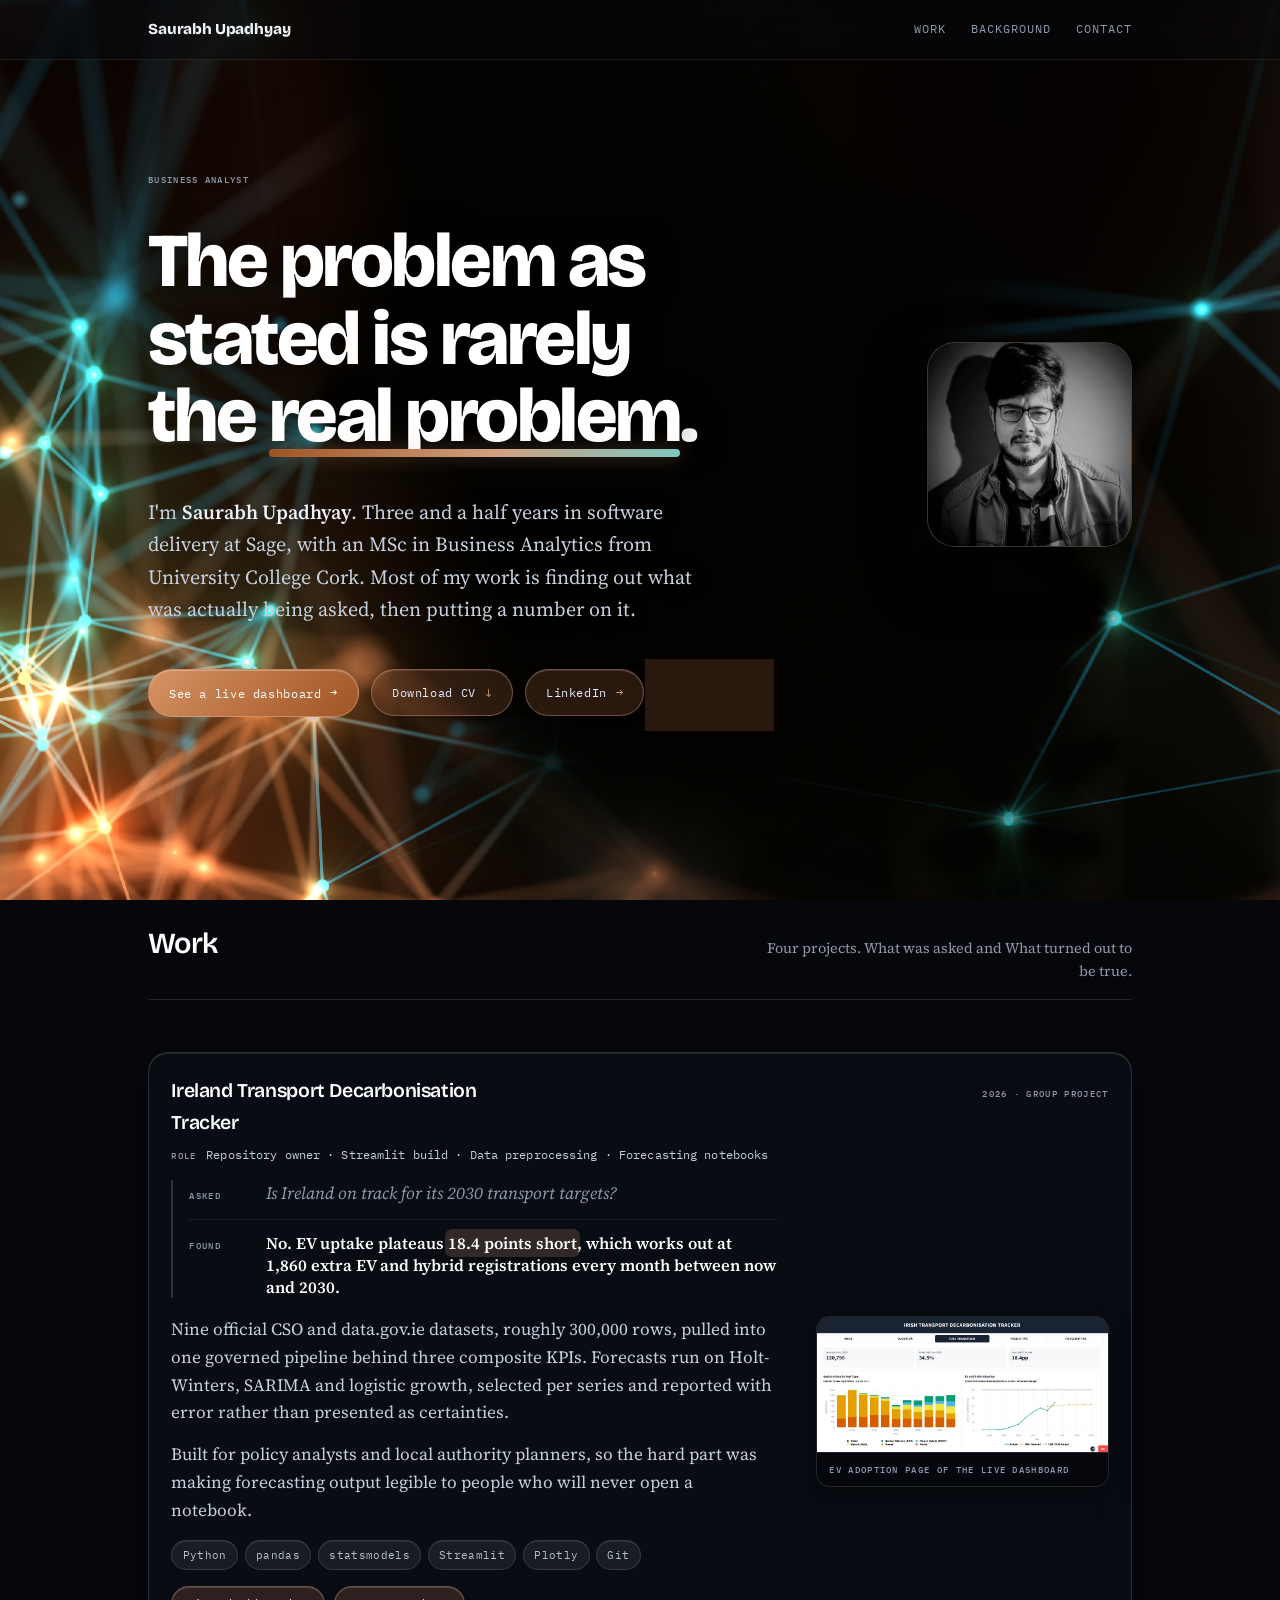
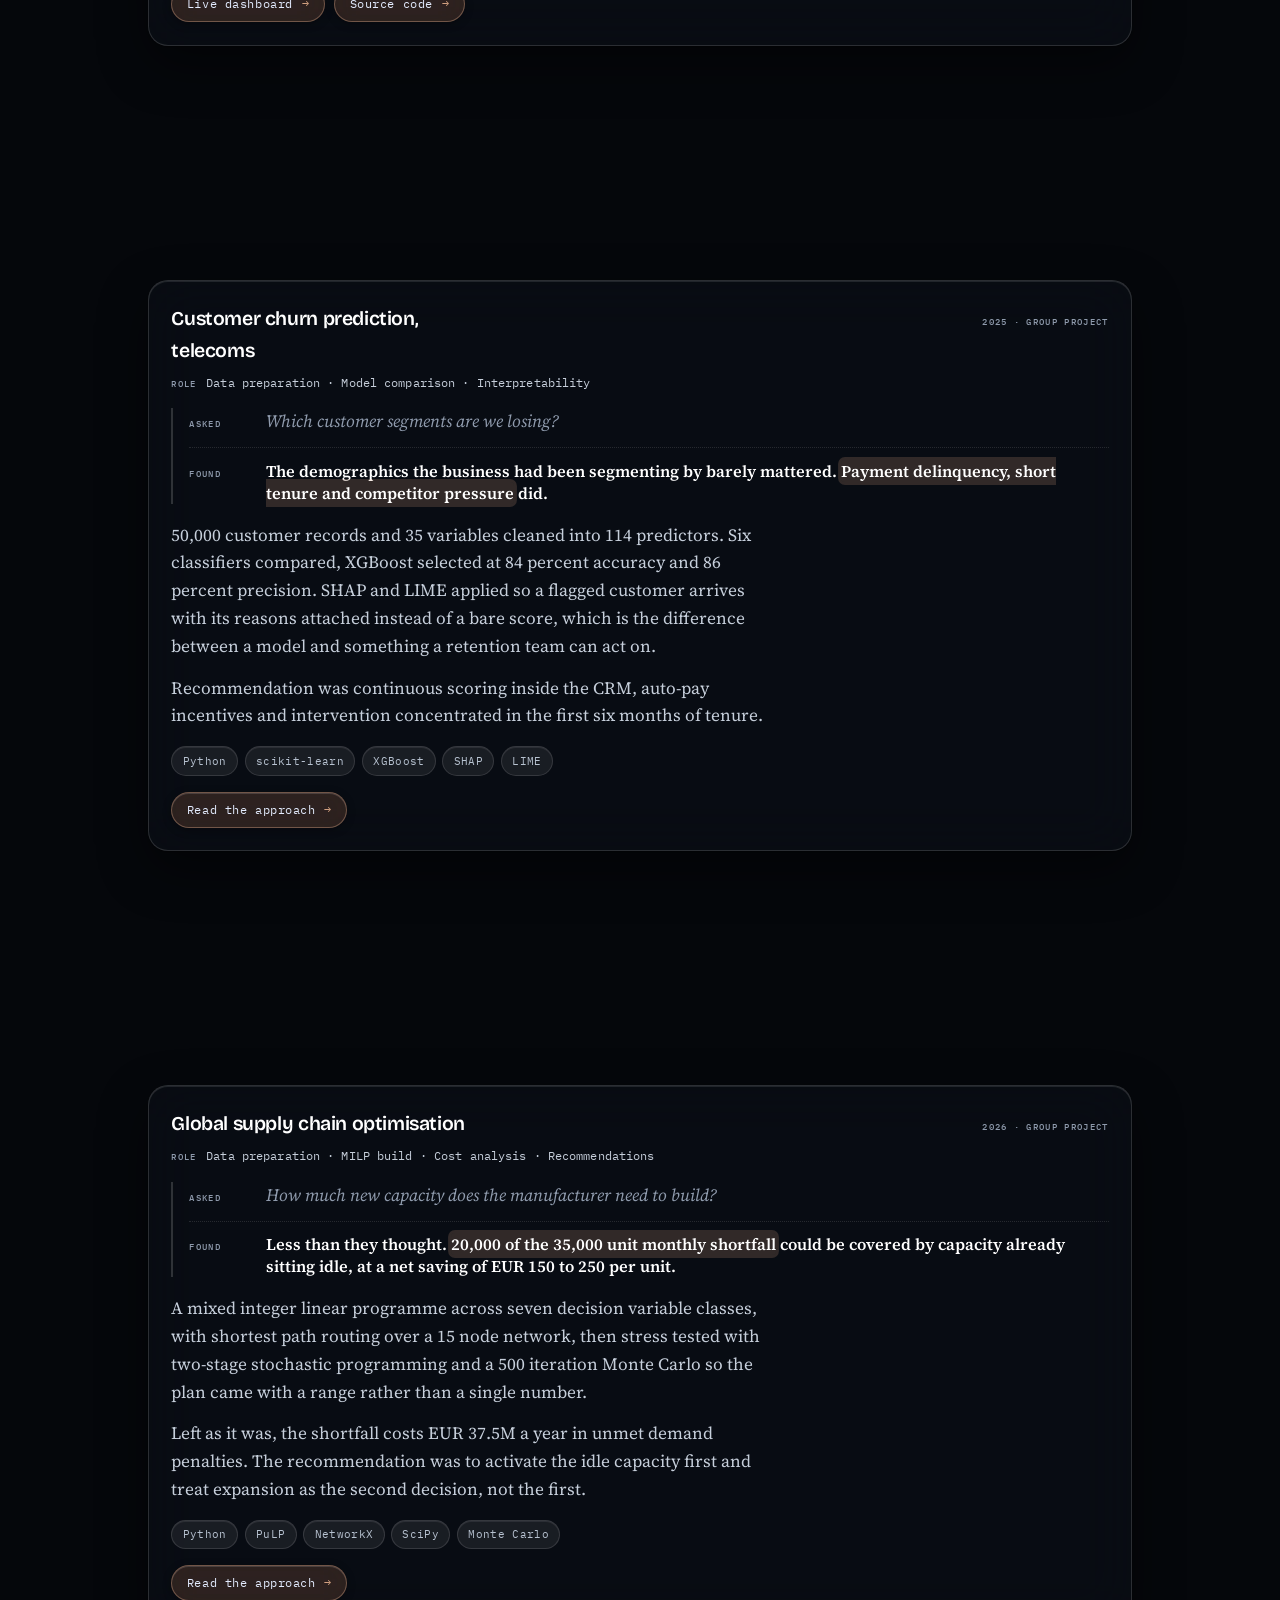
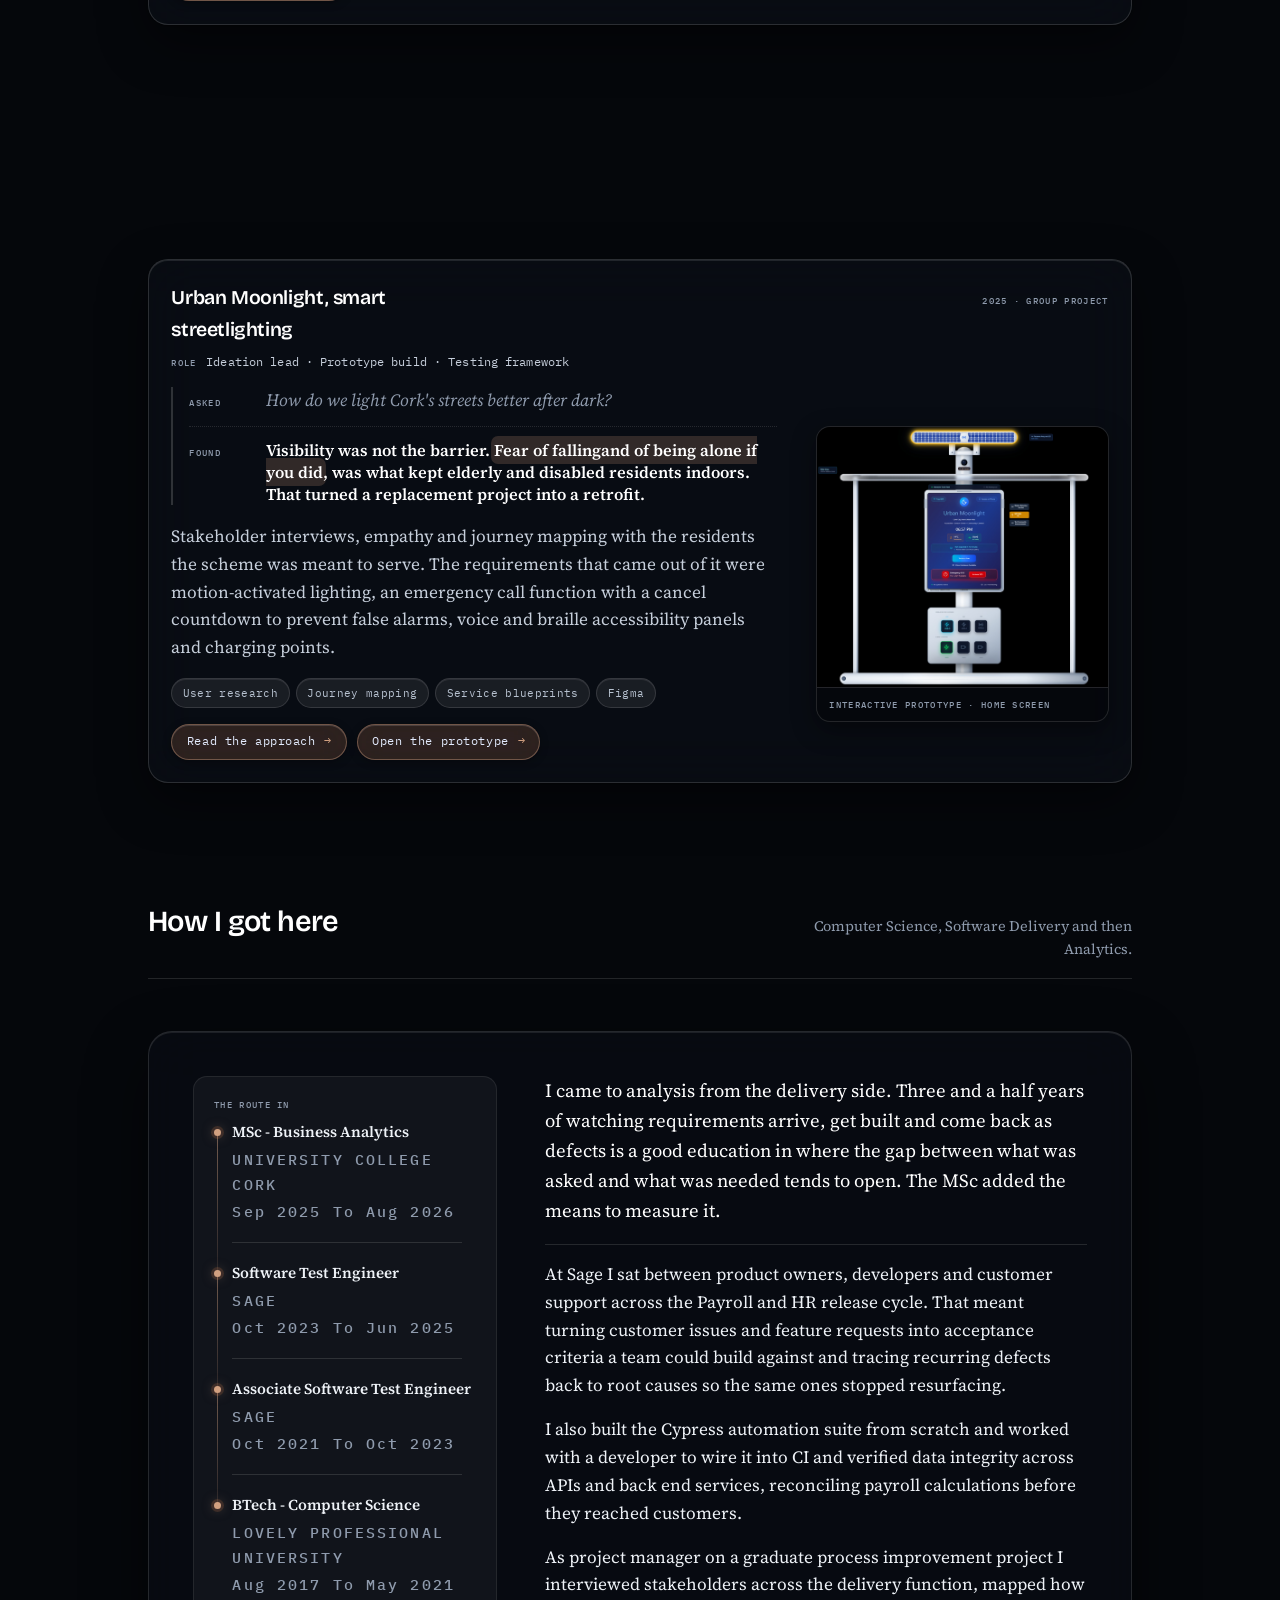
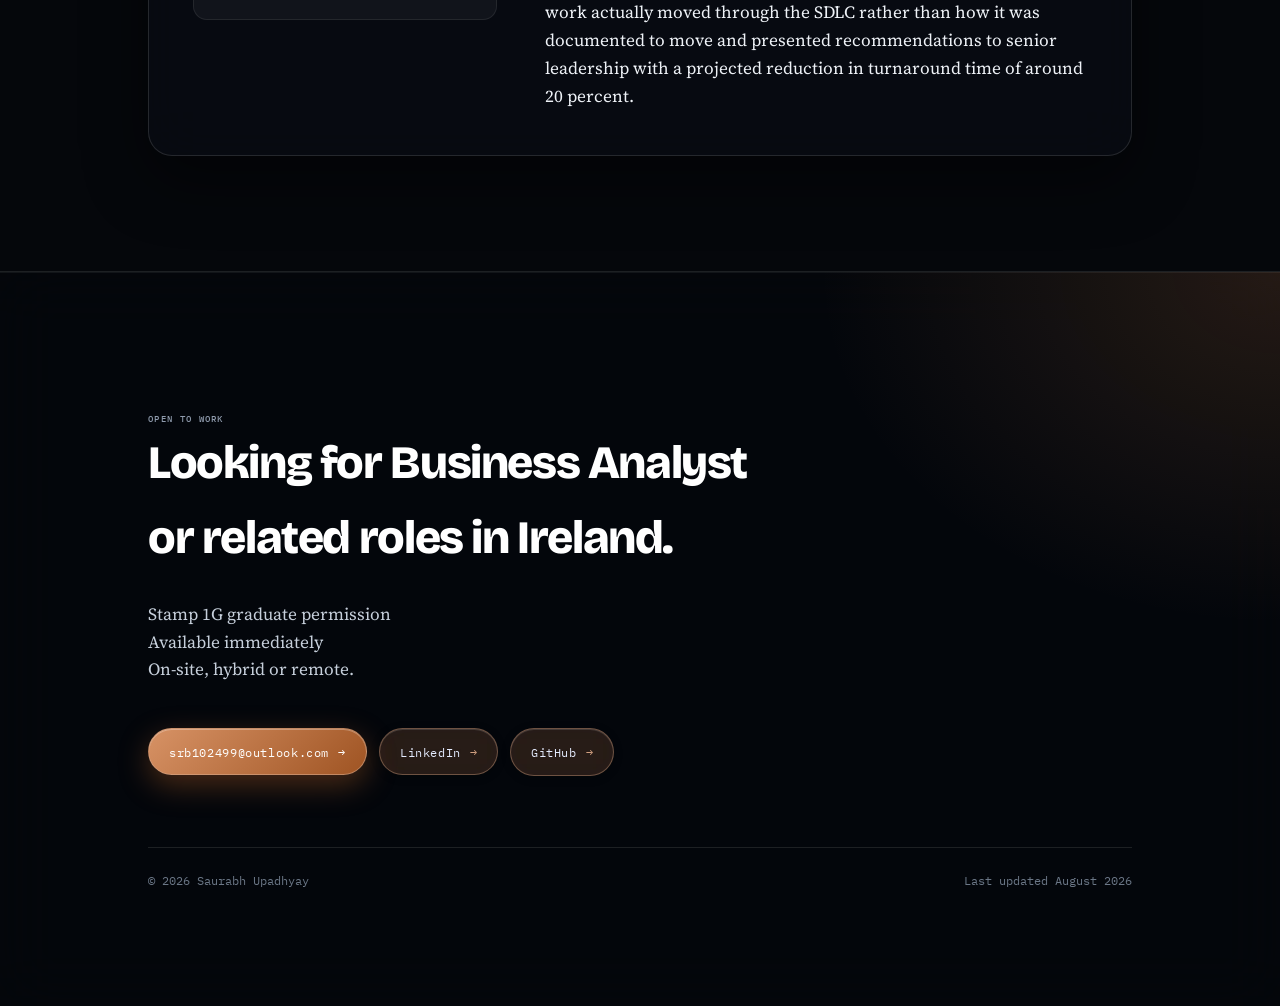
<file: index.html>
<!DOCTYPE html>
<html lang="en-IE">
<head>
<meta charset="utf-8">
<meta name="viewport" content="width=device-width, initial-scale=1">
<title>Saurabh Upadhyay | Business Analyst</title>
<meta name="description" content="Business analyst. MSc Business Analytics at University College Cork, three and a half years in software delivery at Sage. Selected work in forecasting, churn modelling and requirements research.">
<link rel="canonical" href="https://srb1024.github.io/">
<meta name="theme-color" content="#05070B">

<meta property="og:type" content="website">
<meta property="og:url" content="https://srb1024.github.io/">
<meta property="og:title" content="Saurabh Upadhyay | Business Analyst">
<meta property="og:description" content="The problem as stated is rarely the real problem. Selected analytics and business analysis work.">
<meta property="og:image" content="https://srb1024.github.io/assets/img/og-card.png">
<meta name="twitter:card" content="summary_large_image">

<link rel="icon" href="data:image/svg+xml,%3Csvg xmlns='http://www.w3.org/2000/svg' viewBox='0 0 64 64'%3E%3Crect width='64' height='64' rx='10' fill='%23101E33'/%3E%3Ctext x='32' y='43' font-family='system-ui,sans-serif' font-size='28' font-weight='700' text-anchor='middle' fill='%23ffffff'%3ESRB%3C/text%3E%3C/svg%3E">

<link rel="preconnect" href="https://fonts.googleapis.com">
<link rel="preconnect" href="https://fonts.gstatic.com" crossorigin>
<link href="https://fonts.googleapis.com/css2?family=Bricolage+Grotesque:opsz,wght@12..96,400;12..96,600;12..96,800&family=Source+Serif+4:ital,opsz,wght@0,8..60,400;0,8..60,600;1,8..60,400&family=IBM+Plex+Mono:wght@400;500&display=swap" rel="stylesheet">
<link rel="stylesheet" href="/assets/css/site.css">

<!-- Applies the cached palette before first paint so a return visit never
     flashes the fallback colours. theme.js refreshes it after load. -->
<script>
(function(){try{var k='palette:2:'+getComputedStyle(document.documentElement).getPropertyValue('--bg-src').trim().replace(/url\((['"]?)(.*?)\1\)/,'$2');var v=localStorage.getItem(k);if(v){v=JSON.parse(v);for(var n in v){document.documentElement.style.setProperty(n,v[n]);}}}catch(e){}})();
</script>
<script src="/assets/js/theme.js" defer></script>
</head>
<body>
<a class="skip" href="#work">Skip to selected work</a>

<header class="masthead">
  <div class="shell masthead__inner">
    <a class="wordmark" href="/">Saurabh Upadhyay</a>
    <nav aria-label="Sections">
      <a href="#work">Work</a>

      <!-- data-optional: dropped on narrow screens, three items crowd a phone -->
      <a href="#background" data-optional>Background</a>
      <a href="#contact">Contact</a>
    </nav>
  </div>
</header>

<main id="top">

  <section class="hero shell">
    <div class="hero__grid">
      <div class="hero__text">
        <p class="tag hero__eyebrow">Business analyst</p>
        <h1>The problem as stated is rarely the <em>real problem</em>.</h1>
        <p class="hero__lede">
          I'm <strong>Saurabh Upadhyay</strong>. Three and a half years in software delivery at Sage,
          with an MSc in Business Analytics from University College Cork. Most of my work is
          finding out what was actually being asked, then putting a number on it.
        </p>
        <div class="actions">
          <a class="btn btn--lead" href="https://ie-transports-decarbonization-tracker.streamlit.app/" target="_blank" rel="noopener">See a live dashboard <i>&rarr;</i></a>
          <a class="btn" href="/Saurabh_Upadhyay_CV.pdf">Download CV <i>&darr;</i></a>
          <a class="btn" href="https://www.linkedin.com/in/srb1024" target="_blank" rel="noopener">LinkedIn <i>&rarr;</i></a>
          <a class="btn" href="https://github.com/srb1024" target="_blank" rel="noopener">GitHub <i>&rarr;</i></a>
        </div>
      </div>

      <figure class="hero__portrait" data-optional-wrap>
        <img src="/assets/img/portrait.jpg" alt="Saurabh Upadhyay" width="416" height="416" fetchpriority="high" data-optional>
      </figure>
    </div>
  </section>

  <section class="band" id="work">
    <div class="shell">
      <div class="band__head">
        <h2>Work</h2>
        <p>Four projects. What was asked and What turned out to be true.</p>
      </div>

      <!-- Card order here is the pin order. Each id is the target of a case
           study's back link. -->
      <div class="work">

        <article class="entry" id="project-transport">
          <div class="entry__top">
            <div>
              <h3>Ireland Transport Decarbonisation Tracker</h3>
              <p class="entry__role"><span class="tag">Role</span>Repository owner · Streamlit build · Data preprocessing · Forecasting notebooks</p>
            </div>
            <p class="tag">2026 · Group project</p>
          </div>

          <dl class="reframe">
            <div>
              <dt class="tag">Asked</dt>
              <dd class="asked">Is Ireland on track for its 2030 transport targets?</dd>
            </div>
            <div>
              <dt class="tag">Found</dt>
              <dd class="found">No. EV uptake plateaus <b>18.4 points short</b>, which works out at 1,860 extra EV and hybrid registrations every month between now and 2030.</dd>
            </div>
          </dl>

          <!-- Hides itself until the file is in place, see site.js -->
          <figure class="entry__shot" data-optional-wrap>
            <img src="/assets/img/transport-dashboard.png" alt="The EV adoption page of the dashboard, showing the forecast plateau against the 2030 target" loading="lazy" data-optional>
            <figcaption class="tag">EV adoption page of the live dashboard</figcaption>
          </figure>

          <p class="entry__body">
            Nine official CSO and data.gov.ie datasets, roughly 300,000 rows, pulled into one governed
            pipeline behind three composite KPIs. Forecasts run on Holt-Winters, SARIMA and logistic
            growth, selected per series and reported with error rather than presented as certainties.
          </p>
          <p class="entry__body">
            Built for policy analysts and local authority planners, so the hard part was making
            forecasting output legible to people who will never open a notebook.
          </p>
          <ul class="chips">
            <li>Python</li><li>pandas</li><li>statsmodels</li><li>Streamlit</li><li>Plotly</li><li>Git</li>
          </ul>
          <div class="entry__links">
            <a class="btn" href="https://ie-transports-decarbonization-tracker.streamlit.app/" target="_blank" rel="noopener">Live dashboard <i>&rarr;</i></a>
            <a class="btn" href="https://github.com/srb1024/IE_TRANSPORTs_DECARBONISATION_TRACKER" target="_blank" rel="noopener">Source code <i>&rarr;</i></a>
          </div>
        </article>

        <article class="entry" id="project-churn">
          <div class="entry__top">
            <div>
              <h3>Customer churn prediction, telecoms</h3>
              <p class="entry__role"><span class="tag">Role</span>Data preparation · Model comparison · Interpretability</p>
            </div>
            <p class="tag">2025 · Group project</p>
          </div>

          <dl class="reframe">
            <div>
              <dt class="tag">Asked</dt>
              <dd class="asked">Which customer segments are we losing?</dd>
            </div>
            <div>
              <dt class="tag">Found</dt>
              <dd class="found">The demographics the business had been segmenting by barely mattered. <b>Payment delinquency, short tenure and competitor pressure</b> did.</dd>
            </div>
          </dl>

          <p class="entry__body">
            50,000 customer records and 35 variables cleaned into 114 predictors. Six classifiers
            compared, XGBoost selected at 84 percent accuracy and 86 percent precision. SHAP and LIME
            applied so a flagged customer arrives with its reasons attached instead of a bare score,
            which is the difference between a model and something a retention team can act on.
          </p>
          <p class="entry__body">
            Recommendation was continuous scoring inside the CRM, auto-pay incentives and
            intervention concentrated in the first six months of tenure.
          </p>
          <ul class="chips">
            <li>Python</li><li>scikit-learn</li><li>XGBoost</li><li>SHAP</li><li>LIME</li>
          </ul>
          <div class="entry__links">
            <a class="btn" href="/projects/churn/">Read the approach <i>&rarr;</i></a>
          </div>
        </article>

        <article class="entry" id="project-supply-chain">
          <div class="entry__top">
            <div>
              <h3>Global supply chain optimisation</h3>
              <p class="entry__role"><span class="tag">Role</span>Data preparation · MILP build · Cost analysis · Recommendations</p>
            </div>
            <p class="tag">2026 · Group project</p>
          </div>

          <dl class="reframe">
            <div>
              <dt class="tag">Asked</dt>
              <dd class="asked">How much new capacity does the manufacturer need to build?</dd>
            </div>
            <div>
              <dt class="tag">Found</dt>
              <dd class="found">Less than they thought. <b>20,000 of the 35,000 unit monthly shortfall</b> could be covered by capacity already sitting idle, at a net saving of EUR 150 to 250 per unit.</dd>
            </div>
          </dl>

          <p class="entry__body">
            A mixed integer linear programme across seven decision variable classes, with shortest
            path routing over a 15 node network, then stress tested with two-stage stochastic
            programming and a 500 iteration Monte Carlo so the plan came with a range rather than
            a single number.
          </p>
          <p class="entry__body">
            Left as it was, the shortfall costs EUR 37.5M a year in unmet demand penalties. The
            recommendation was to activate the idle capacity first and treat expansion as the second
            decision, not the first.
          </p>
          <ul class="chips">
            <li>Python</li><li>PuLP</li><li>NetworkX</li><li>SciPy</li><li>Monte Carlo</li>
          </ul>
          <div class="entry__links">
            <a class="btn" href="/projects/supply-chain/">Read the approach <i>&rarr;</i></a>
          </div>
        </article>

        <article class="entry" id="project-urban-moonlight">
          <div class="entry__top">
            <div>
              <h3>Urban Moonlight, smart streetlighting</h3>
              <p class="entry__role"><span class="tag">Role</span>Ideation lead · Prototype build · Testing framework</p>
            </div>
            <p class="tag">2025 · Group project</p>
          </div>

          <dl class="reframe">
            <div>
              <dt class="tag">Asked</dt>
              <dd class="asked">How do we light Cork's streets better after dark?</dd>
            </div>
            <div>
              <dt class="tag">Found</dt>
              <dd class="found">Visibility was not the barrier. <b>Fear of fallingand of being alone if you did</b>, was what kept elderly and disabled residents indoors. That turned a replacement project into a retrofit.</dd>
            </div>
          </dl>

          <figure class="entry__shot" data-optional-wrap>
            <img src="/assets/img/urban-moonlight.png" alt="The Urban Moonlight pole concept with the touch panel showing the prototype home screen" loading="lazy" data-optional>
            <figcaption class="tag">Interactive prototype · Home screen</figcaption>
          </figure>

          <p class="entry__body">
            Stakeholder interviews, empathy and journey mapping with the residents the scheme was
            meant to serve. The requirements that came out of it were motion-activated lighting, an
            emergency call function with a cancel countdown to prevent false alarms, voice and
            braille accessibility panels and charging points.
          </p>
          <ul class="chips">
            <li>User research</li><li>Journey mapping</li><li>Service blueprints</li><li>Figma</li>
          </ul>
          <div class="entry__links">
            <a class="btn" href="/projects/urban-moonlight/">Read the approach <i>&rarr;</i></a>
            <a class="btn" href="https://earth-folk-30984861.figma.site/" target="_blank" rel="noopener">Open the prototype <i>&rarr;</i></a>
          </div>
        </article>

      </div>
    </div>
  </section>

  <section class="band" id="background">
    <div class="shell">
      <div class="band__head">
        <h2>How I got here</h2>
        <p>Computer Science, Software Delivery and then Analytics.</p>
      </div>

      <div class="roles__card">
        <div class="roles">
        <div class="roles__side">
          <p class="tag">The route in</p>
          <div class="stint">
            <p>MSc - Business Analytics</p>
            <p class="tag">University College Cork</p>
            <p class="tag2">Sep 2025 to Aug 2026</p>
          </div>
          <div class="stint">
            <p>Software Test Engineer</p>
            <p class="tag">Sage</p>
            <p class="tag2">Oct 2023 to Jun 2025</p>
          </div>
          <div class="stint">
            <p>Associate Software Test Engineer</p>
            <p class="tag">Sage</p>
            <p class="tag2">Oct 2021 to Oct 2023</p>
          </div>
          <div class="stint">
            <p>BTech - Computer Science</p>
            <p class="tag">Lovely Professional University</p>
            <p class="tag2">Aug 2017 to May 2021</p>
          </div>
        </div>
        <div class="roles__main">
          <p class="pivot">
            I came to analysis from the delivery side. Three and a half years of watching requirements
            arrive, get built and come back as defects is a good education in where the gap between
            what was asked and what was needed tends to open. The MSc added the means to measure it.
          </p>
          <p>
            At Sage I sat between product owners, developers and customer support across the Payroll
            and HR release cycle. That meant turning customer issues and feature requests into
            acceptance criteria a team could build against and tracing recurring defects back to
            root causes so the same ones stopped resurfacing.
          </p>
          <p>
            I also built the Cypress automation suite from scratch and worked with a developer to
            wire it into CI and verified data integrity across APIs and back end services,
            reconciling payroll calculations before they reached customers.
          </p>
          <p>
            As project manager on a graduate process improvement project I interviewed stakeholders
            across the delivery function, mapped how work actually moved through the SDLC rather than
            how it was documented to move and presented recommendations to senior leadership with a
            projected reduction in turnaround time of around 20 percent.
          </p>
        </div>
        </div>
      </div>
    </div>
  </section>

</main>

<footer class="closing" id="contact">
  <div class="shell">

    <div class="closing__card">
      <p class="tag">Open to work</p>
      <h2>Looking for Business Analyst or related roles in Ireland.</h2>
      <p>
        Stamp 1G graduate permission
        <br> Available immediately
        <br> On-site, hybrid or remote.
      </p>
      <div class="actions">
        <a class="btn btn--lead" href="mailto:srb102499@outlook.com">srb102499@outlook.com <i>&rarr;</i></a>
        <a class="btn" href="https://www.linkedin.com/in/srb1024" target="_blank" rel="noopener">LinkedIn <i>&rarr;</i></a>
        <a class="btn" href="https://github.com/srb1024" target="_blank" rel="noopener">GitHub <i>&rarr;</i></a>
      </div>
    </div>
    <div class="colophon">
      <span>&copy; 2026 Saurabh Upadhyay</span>
      <span data-updated>Last updated August 2026</span>
    </div>
  </div>
</footer>

<script src="/assets/js/site.js" defer></script>
<script data-goatcounter="https://srb1024.goatcounter.com/count" async src="//gc.zgo.at/count.js"></script>
</body>
</html>
</file>
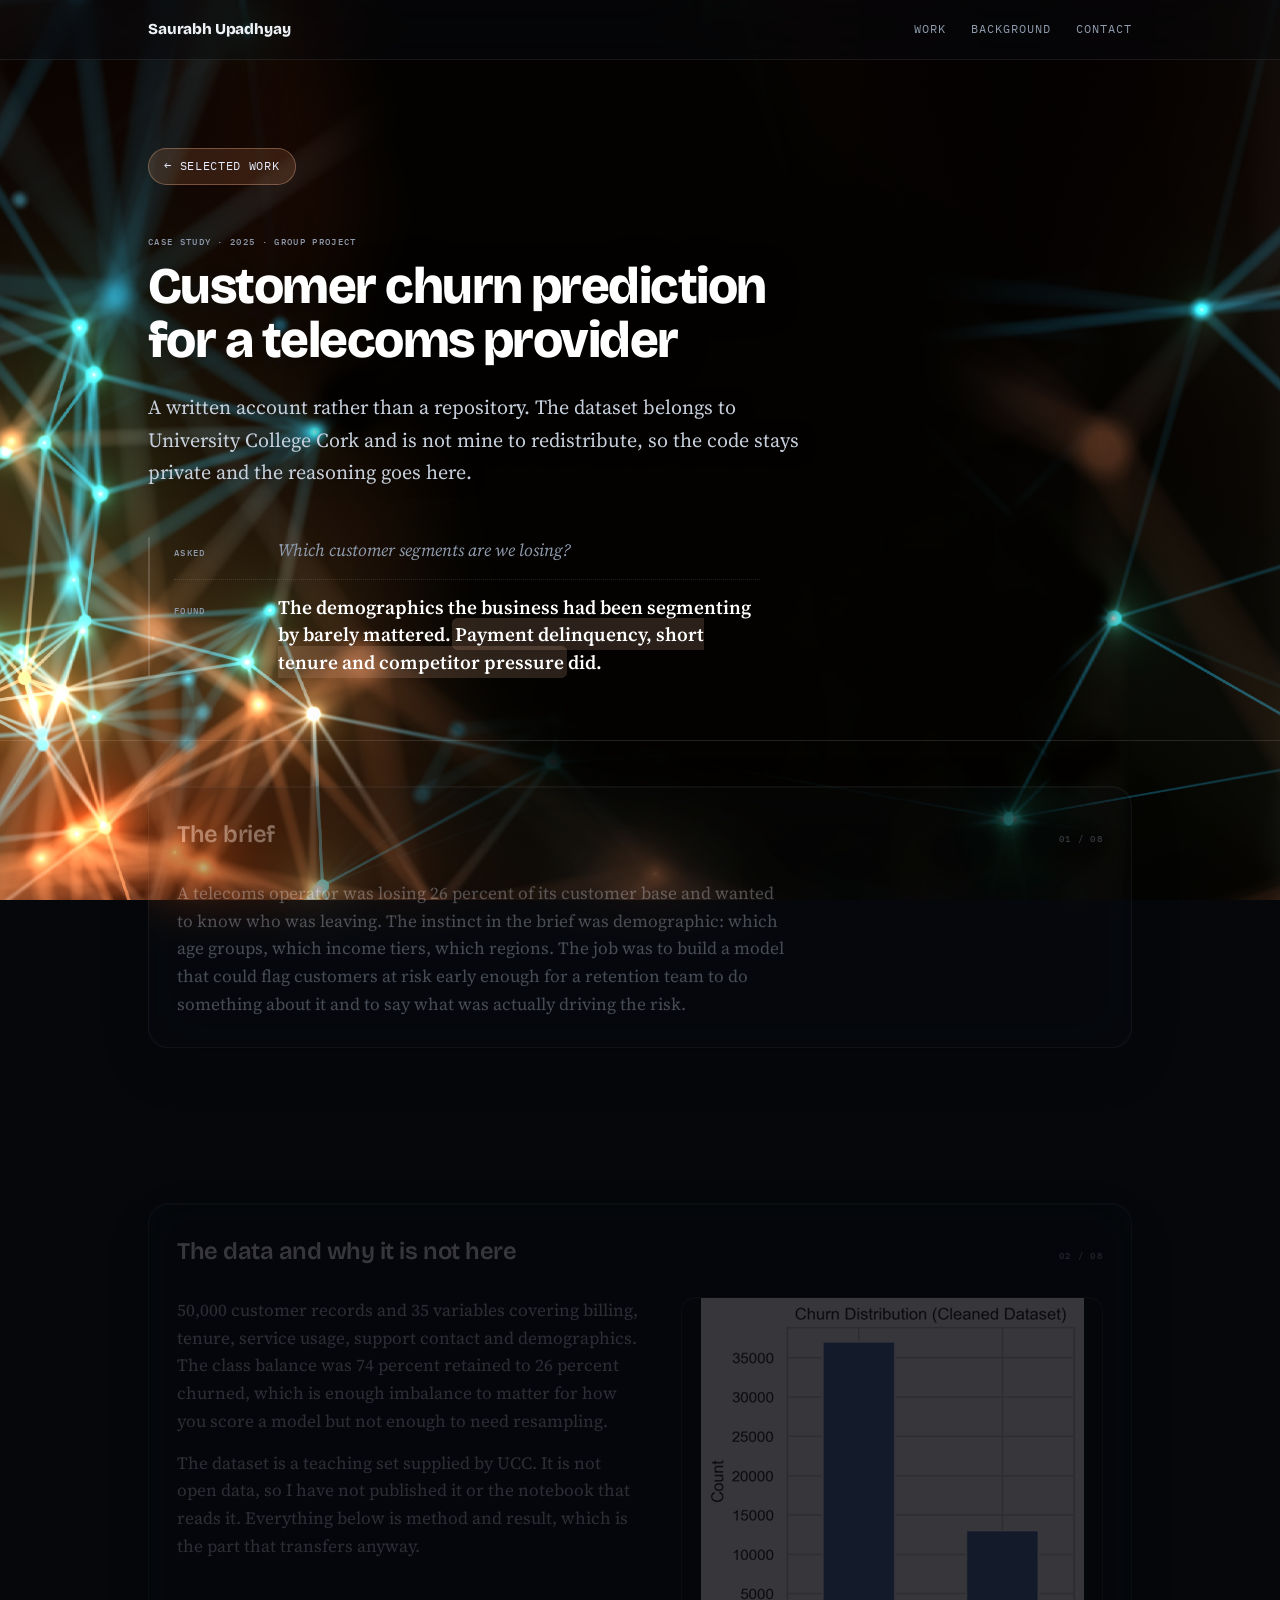
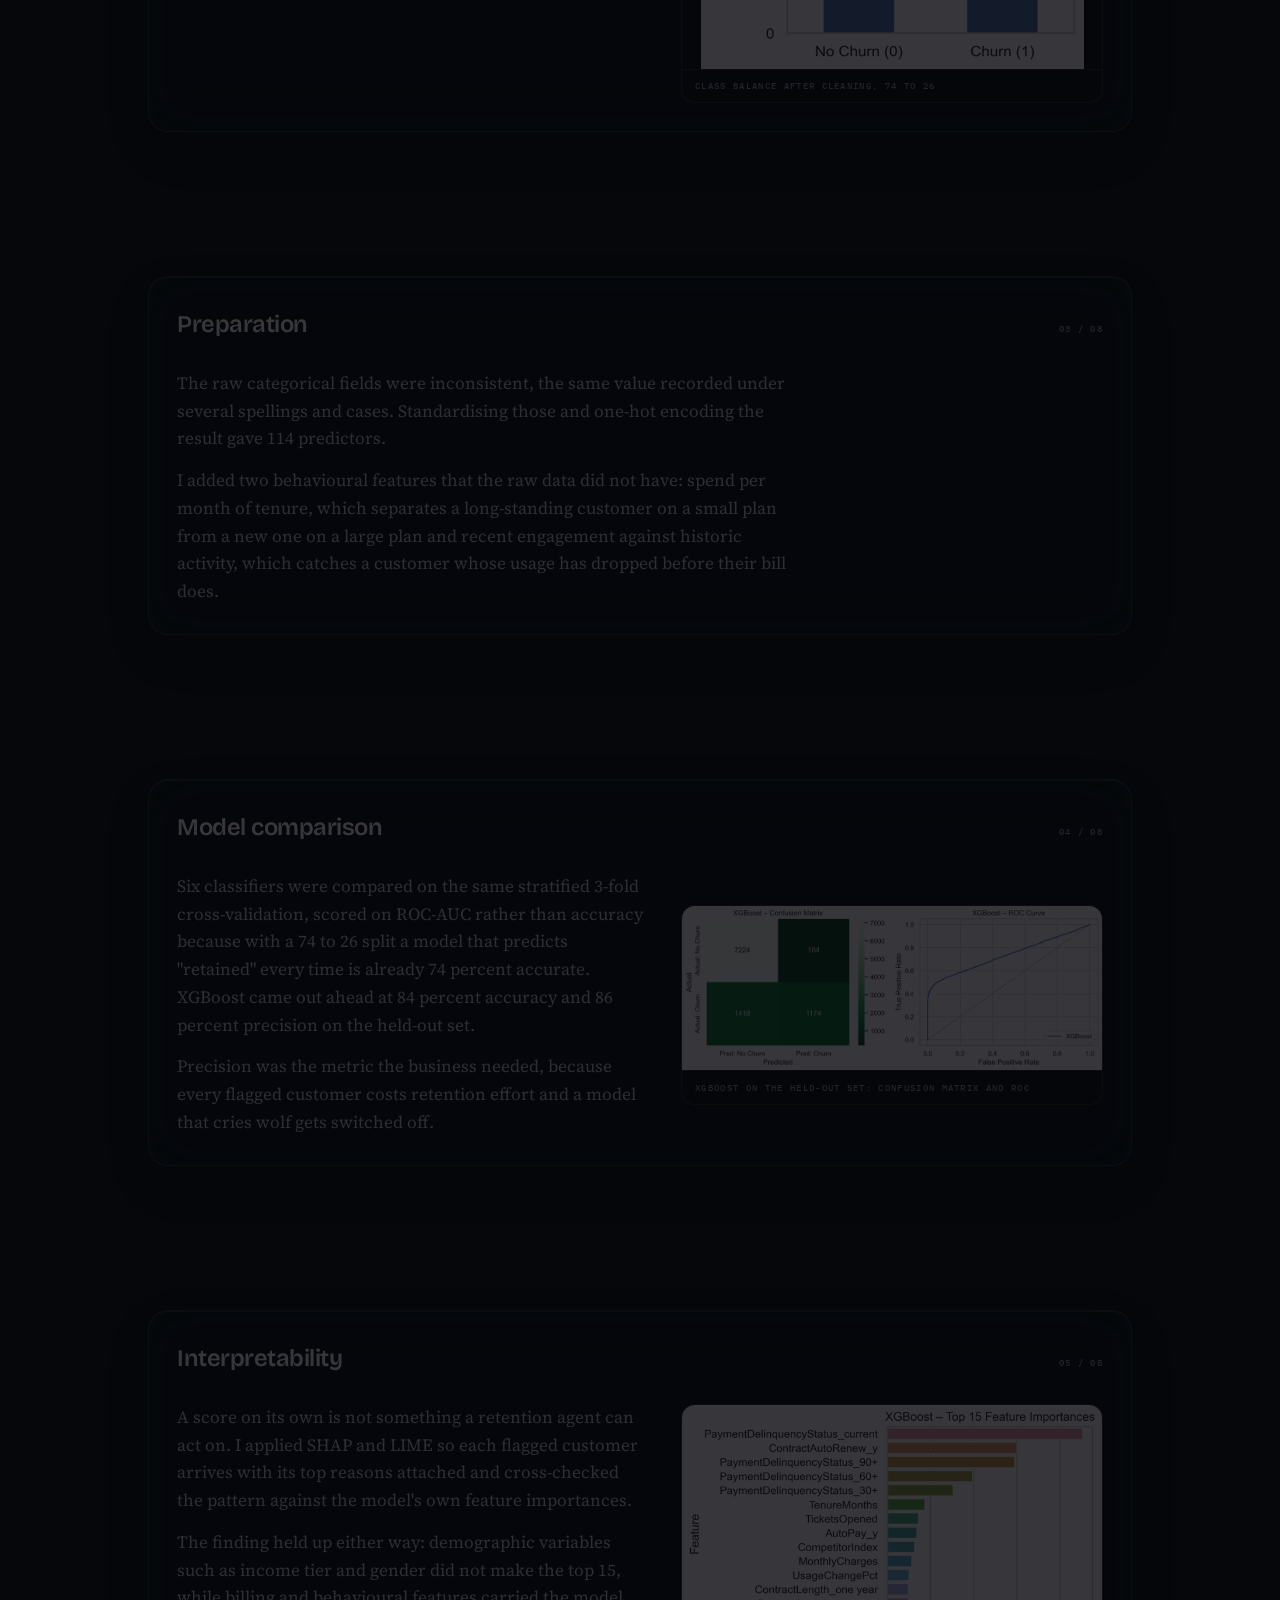
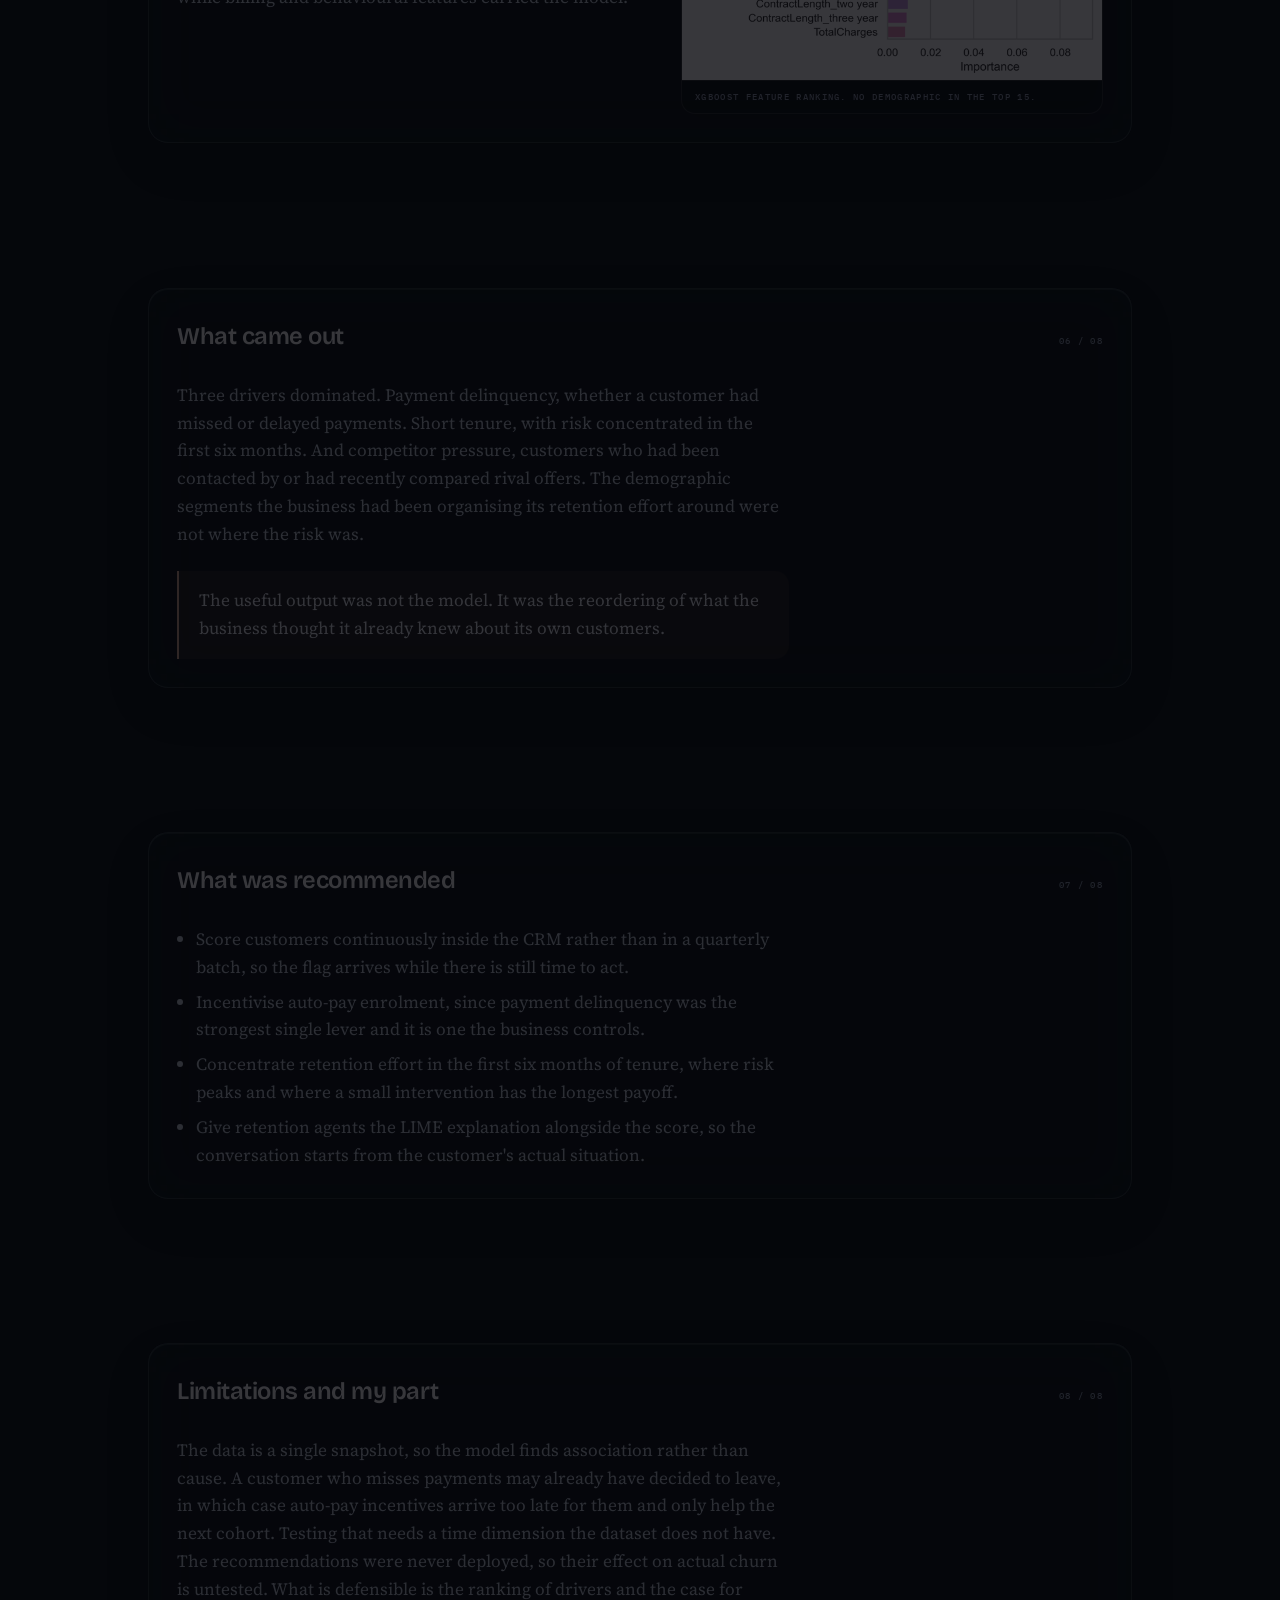
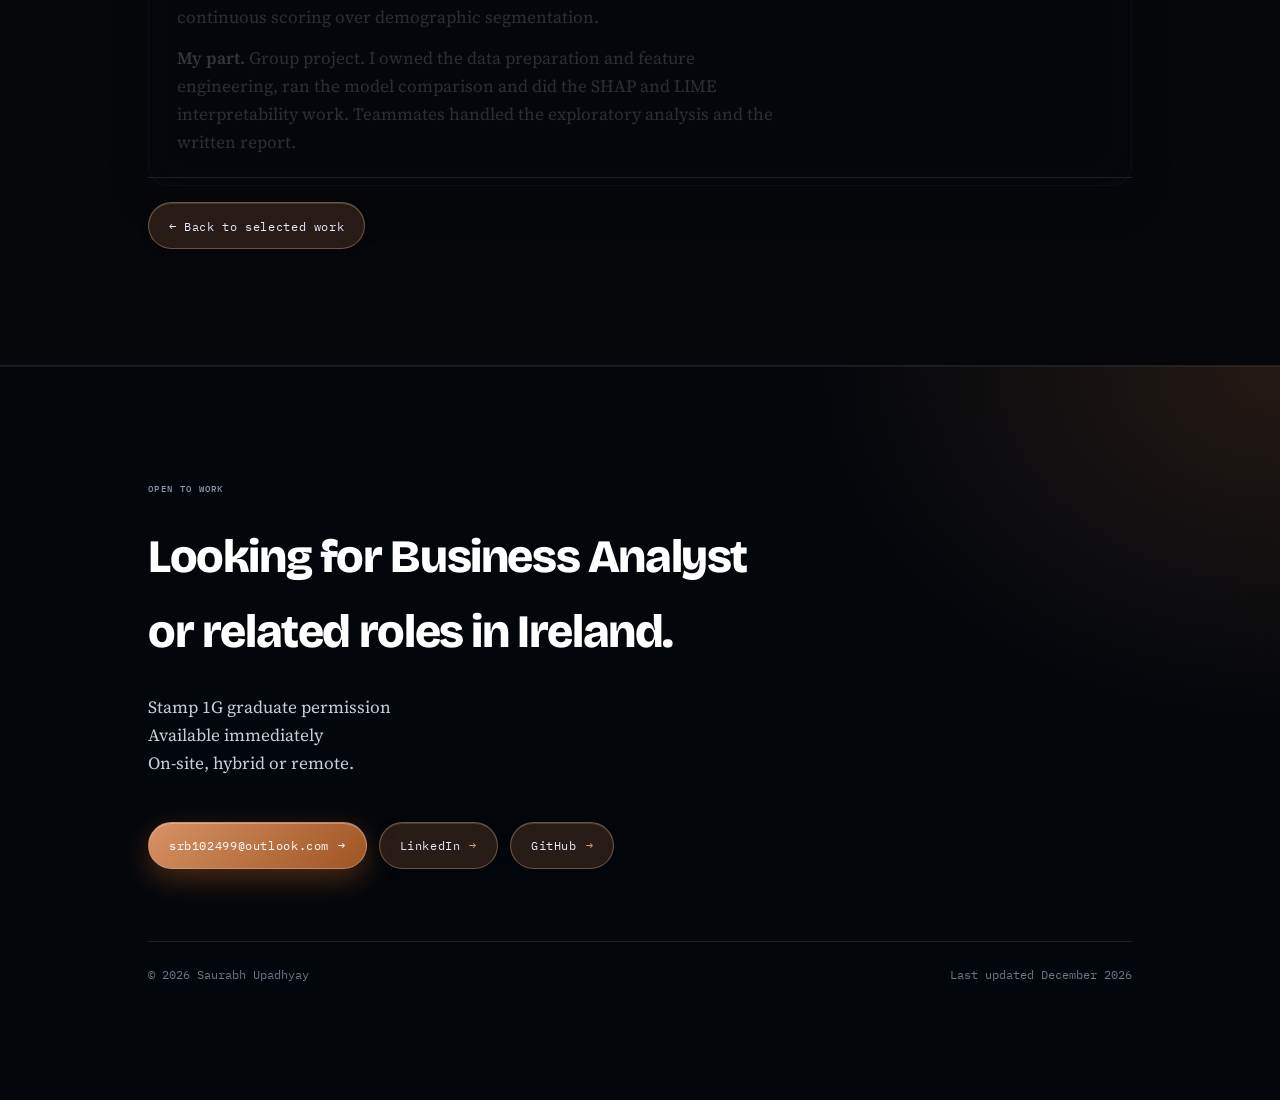
<file: projects/churn/index.html>
<!DOCTYPE html>
<html lang="en-IE">
<head>
<meta charset="utf-8">
<meta name="viewport" content="width=device-width, initial-scale=1">
<title>Customer churn prediction | Saurabh Upadhyay</title>
<meta name="description" content="How a telecoms churn model on 50,000 customer records found that payment behaviour and tenure mattered more than the demographics the business had been segmenting by.">
<link rel="canonical" href="https://srb1024.github.io/projects/churn/">
<meta name="theme-color" content="#05070B">

<meta property="og:type" content="article">
<meta property="og:url" content="https://srb1024.github.io/projects/churn/">
<meta property="og:title" content="Customer churn prediction | Saurabh Upadhyay">
<meta property="og:description" content="The demographics barely mattered. Payment delinquency, short tenure and competitor pressure did.">
<meta property="og:image" content="https://srb1024.github.io/assets/img/og-card.png">
<meta name="twitter:card" content="summary_large_image">

<link rel="icon" href="data:image/svg+xml,%3Csvg xmlns='http://www.w3.org/2000/svg' viewBox='0 0 64 64'%3E%3Crect width='64' height='64' rx='10' fill='%23101E33'/%3E%3Ctext x='32' y='43' font-family='system-ui,sans-serif' font-size='28' font-weight='700' text-anchor='middle' fill='%23ffffff'%3ESRB%3C/text%3E%3C/svg%3E">

<link rel="preconnect" href="https://fonts.googleapis.com">
<link rel="preconnect" href="https://fonts.gstatic.com" crossorigin>
<link href="https://fonts.googleapis.com/css2?family=Bricolage+Grotesque:opsz,wght@12..96,400;12..96,600;12..96,800&family=Source+Serif+4:ital,opsz,wght@0,8..60,400;0,8..60,600;1,8..60,400&family=IBM+Plex+Mono:wght@400;500&display=swap" rel="stylesheet">
<link rel="stylesheet" href="/assets/css/site.css">

<!-- Applies the cached palette before first paint so a return visit never
     flashes the fallback colours. theme.js refreshes it after load. -->
<script>
(function(){try{var k='palette:2:'+getComputedStyle(document.documentElement).getPropertyValue('--bg-src').trim().replace(/url\((['"]?)(.*?)\1\)/,'$2');var v=localStorage.getItem(k);if(v){v=JSON.parse(v);for(var n in v){document.documentElement.style.setProperty(n,v[n]);}}}catch(e){}})();
</script>
<script src="/assets/js/theme.js" defer></script>
</head>
<body>
<a class="skip" href="#main">Skip to content</a>

<header class="masthead">
  <div class="shell masthead__inner">
    <a class="wordmark" href="/">Saurabh Upadhyay</a>
    <nav aria-label="Sections">
      <a href="/#work">Work</a>
      <a href="/#background" data-optional>Background</a>
      <a href="/#contact">Contact</a>
    </nav>
  </div>
</header>

<main id="main">

  <section class="case__head shell">
    <a class="crumb" href="/#project-churn">&larr; Selected work</a>
    <p class="tag">Case study · 2025 · Group project</p>
    <h1>Customer churn prediction for a telecoms provider</h1>
    <p class="case__lede">
      A written account rather than a repository. The dataset belongs to University College Cork
      and is not mine to redistribute, so the code stays private and the reasoning goes here.
    </p>
    <dl class="reframe">
      <div>
        <dt class="tag">Asked</dt>
        <dd class="asked">Which customer segments are we losing?</dd>
      </div>
      <div>
        <dt class="tag">Found</dt>
        <dd class="found">The demographics the business had been segmenting by barely mattered. <b>Payment delinquency, short tenure and competitor pressure</b> did.</dd>
      </div>
    </dl>
  </section>

  <section class="case__body">
    <div class="shell">
      <div class="work work--case">

        <article class="entry">
          <div class="entry__top">
            <h3>The brief</h3>
            <p class="tag">01 / 08</p>
          </div>
          <p class="entry__body">
            A telecoms operator was losing 26 percent of its customer base and wanted to know who was
            leaving. The instinct in the brief was demographic: which age groups, which income tiers,
            which regions. The job was to build a model that could flag customers at risk early enough
            for a retention team to do something about it and to say what was actually driving the
            risk.
          </p>
        </article>

        <article class="entry">
          <div class="entry__top">
            <h3>The data and why it is not here</h3>
            <p class="tag">02 / 08</p>
          </div>

          <!-- Hides itself until the file is in place, see site.js -->
          <figure class="entry__shot" data-optional-wrap>
            <img src="/assets/img/churn-class-balance.png" alt="Bar chart of the cleaned dataset: about 37,000 retained customers against about 13,000 churned" loading="lazy" data-optional>
            <figcaption class="tag">Class balance after cleaning, 74 to 26</figcaption>
          </figure>
          <p class="entry__body">
            50,000 customer records and 35 variables covering billing, tenure, service usage, support
            contact and demographics. The class balance was 74 percent retained to 26 percent churned,
            which is enough imbalance to matter for how you score a model but not enough to need
            resampling.
          </p>
          <p class="entry__body">
            The dataset is a teaching set supplied by UCC. It is not open data, so I have not published
            it or the notebook that reads it. Everything below is method and result, which is the part
            that transfers anyway.
          </p>
        </article>

        <article class="entry">
          <div class="entry__top">
            <h3>Preparation</h3>
            <p class="tag">03 / 08</p>
          </div>
          <p class="entry__body">
            The raw categorical fields were inconsistent, the same value recorded under several
            spellings and cases. Standardising those and one-hot encoding the result gave 114 predictors.
          </p>
          <p class="entry__body">
            I added two behavioural features that the raw data did not have: spend per month of tenure,
            which separates a long-standing customer on a small plan from a new one on a large plan and
            recent engagement against historic activity, which catches a customer whose usage has
            dropped before their bill does.
          </p>
        </article>

        <article class="entry">
          <div class="entry__top">
            <h3>Model comparison</h3>
            <p class="tag">04 / 08</p>
          </div>

          <figure class="entry__shot" data-optional-wrap>
            <img src="/assets/img/churn-xgboost-confusion-roc.png" alt="XGBoost confusion matrix and ROC curve on the held-out set" loading="lazy" data-optional>
            <figcaption class="tag">XGBoost on the held-out set: confusion matrix and ROC</figcaption>
          </figure>
          <p class="entry__body">
            Six classifiers were compared on the same stratified 3-fold cross-validation, scored on
            ROC-AUC rather than accuracy because with a 74 to 26 split a model that predicts "retained"
            every time is already 74 percent accurate. XGBoost came out ahead at 84 percent accuracy and
            86 percent precision on the held-out set.
          </p>
          <p class="entry__body">
            Precision was the metric the business needed, because every flagged customer costs retention
            effort and a model that cries wolf gets switched off.
          </p>
        </article>

        <article class="entry">
          <div class="entry__top">
            <h3>Interpretability</h3>
            <p class="tag">05 / 08</p>
          </div>

          <figure class="entry__shot" data-optional-wrap>
            <img src="/assets/img/churn-xgboost-importance.png" alt="XGBoost feature importance ranking, topped by payment delinquency status, with no demographic feature in the top 15" loading="lazy" data-optional>
            <figcaption class="tag">XGBoost feature ranking. No demographic in the top 15.</figcaption>
          </figure>
          <p class="entry__body">
            A score on its own is not something a retention agent can act on. I applied SHAP and LIME
            so each flagged customer arrives with its top reasons attached and cross-checked the
            pattern against the model's own feature importances.
          </p>
          <p class="entry__body">
            The finding held up either way: demographic variables such as income tier and gender did
            not make the top 15, while billing and behavioural features carried the model.
          </p>
        </article>

        <article class="entry">
          <div class="entry__top">
            <h3>What came out</h3>
            <p class="tag">06 / 08</p>
          </div>
          <p class="entry__body">
            Three drivers dominated. Payment delinquency, whether a customer had missed or delayed
            payments. Short tenure, with risk concentrated in the first six months. And competitor
            pressure, customers who had been contacted by or had recently compared rival offers.
            The demographic segments the business had been organising its retention effort around were
            not where the risk was.
          </p>
          <div class="callout">
            <p>
              The useful output was not the model. It was the reordering of what the business thought
              it already knew about its own customers.
            </p>
          </div>
        </article>

        <article class="entry">
          <div class="entry__top">
            <h3>What was recommended</h3>
            <p class="tag">07 / 08</p>
          </div>
          <ul class="entry__list">
            <li>Score customers continuously inside the CRM rather than in a quarterly batch, so the flag arrives while there is still time to act.</li>
            <li>Incentivise auto-pay enrolment, since payment delinquency was the strongest single lever and it is one the business controls.</li>
            <li>Concentrate retention effort in the first six months of tenure, where risk peaks and where a small intervention has the longest payoff.</li>
            <li>Give retention agents the LIME explanation alongside the score, so the conversation starts from the customer's actual situation.</li>
          </ul>
        </article>

        <article class="entry">
          <div class="entry__top">
            <h3>Limitations and my part</h3>
            <p class="tag">08 / 08</p>
          </div>
          <p class="entry__body">
            The data is a single snapshot, so the model finds association rather than cause. A customer
            who misses payments may already have decided to leave, in which case auto-pay incentives
            arrive too late for them and only help the next cohort. Testing that needs a time dimension
            the dataset does not have. The recommendations were never deployed, so their effect on
            actual churn is untested. What is defensible is the ranking of drivers and the case for
            continuous scoring over demographic segmentation.
          </p>
          <p class="entry__body">
            <b>My part.</b> Group project. I owned the data preparation and feature engineering, ran
            the model comparison and did the SHAP and LIME interpretability work. Teammates handled the
            exploratory analysis and the written report.
          </p>
        </article>

      </div>

      <nav class="case__nav" aria-label="Case study navigation">
        <a class="btn" href="/#project-churn">&larr; Back to selected work</a>
      </nav>
    </div>
  </section>

</main>

<footer class="closing" id="contact">
  <div class="shell">
    <p class="tag" style="margin:0 0 1.5rem">Open to work</p>
    <h2>Looking for Business Analyst or related roles in Ireland.</h2>
    <p>
      Stamp 1G graduate permission
      <br> Available immediately 
      <br> On-site, hybrid or remote.
    </p>
    <div class="actions">
      <a class="btn btn--lead" href="mailto:srb102499@outlook.com">srb102499@outlook.com <i>&rarr;</i></a>
      <a class="btn" href="https://www.linkedin.com/in/srb1024" target="_blank" rel="noopener">LinkedIn <i>&rarr;</i></a>
      <a class="btn" href="https://github.com/srb1024" target="_blank" rel="noopener">GitHub <i>&rarr;</i></a>
    </div>
    <div class="colophon">
      <span>&copy; 2026 Saurabh Upadhyay</span>
      <span data-updated>Last updated August 2026</span>
    </div>
  </div>
</footer>

<script src="/assets/js/site.js" defer></script>
<script data-goatcounter="https://srb1024.goatcounter.com/count" async src="//gc.zgo.at/count.js"></script>
</body>
</html>
</file>
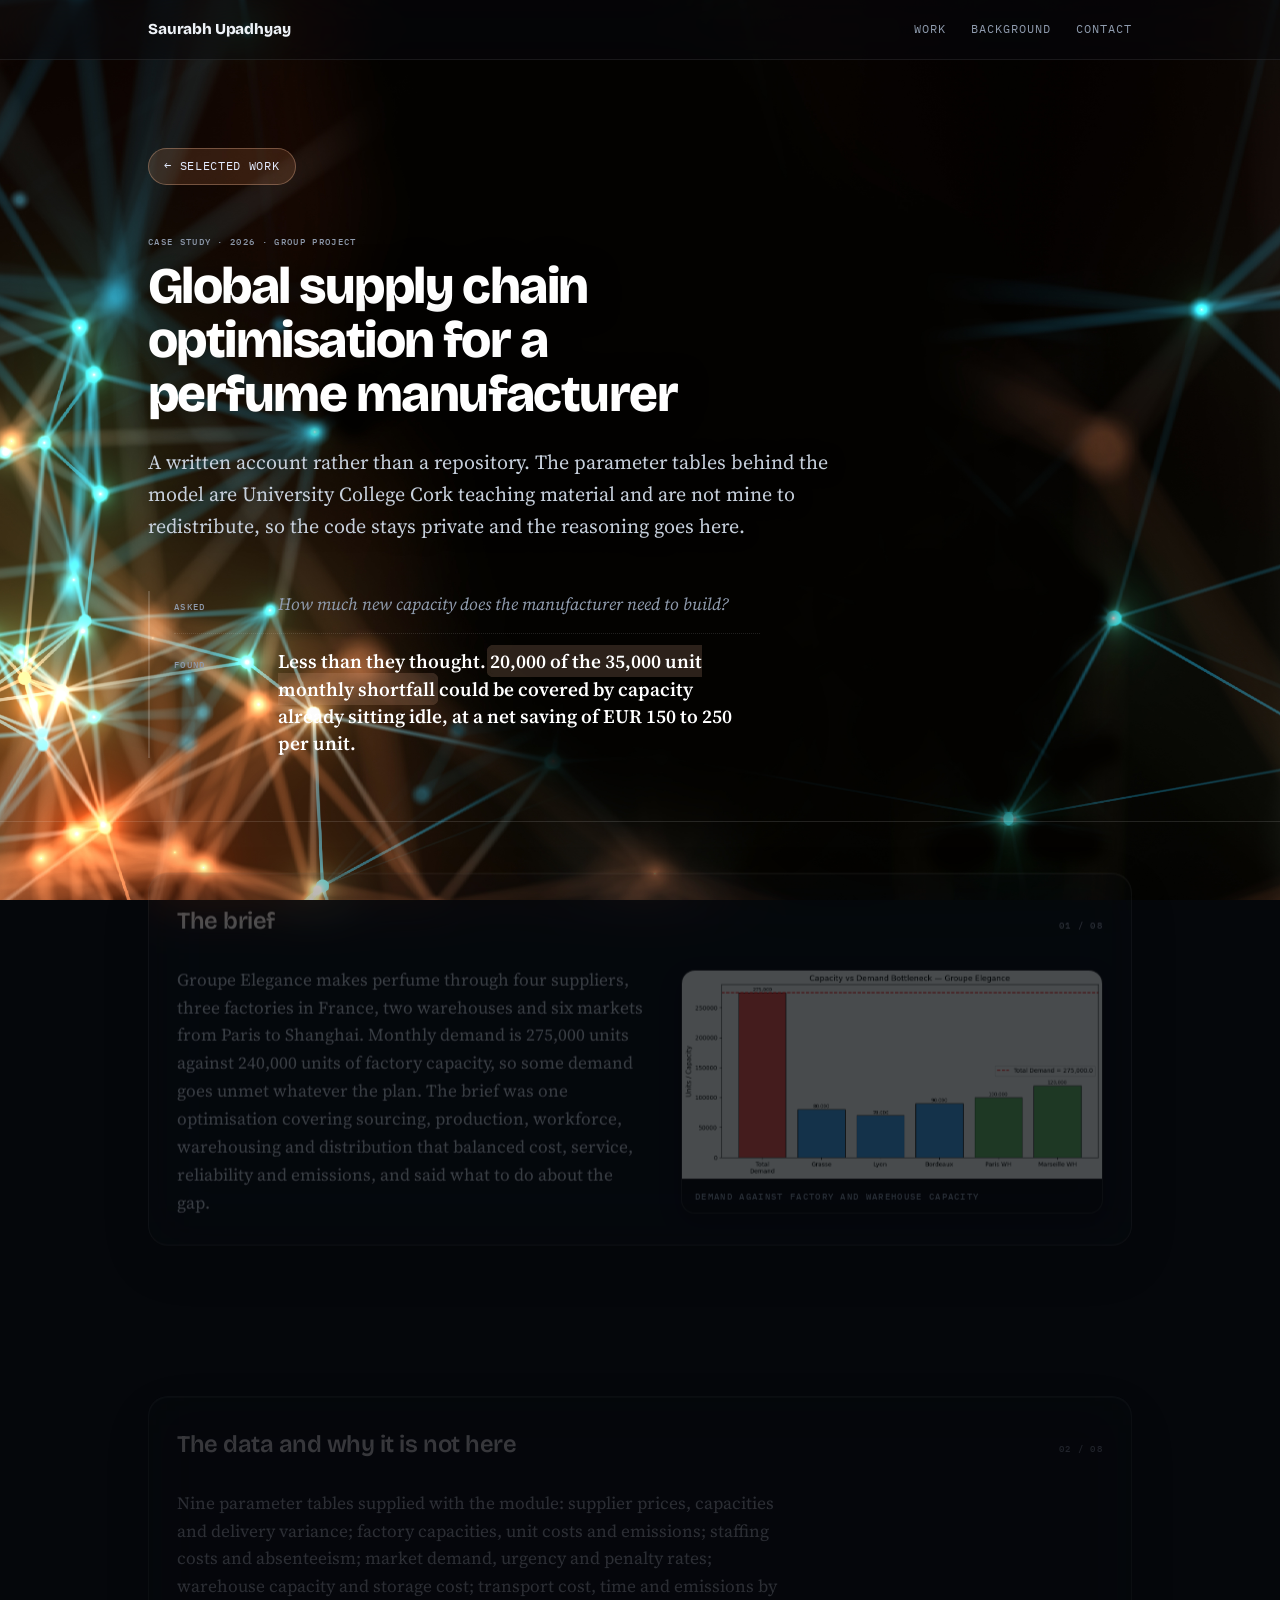
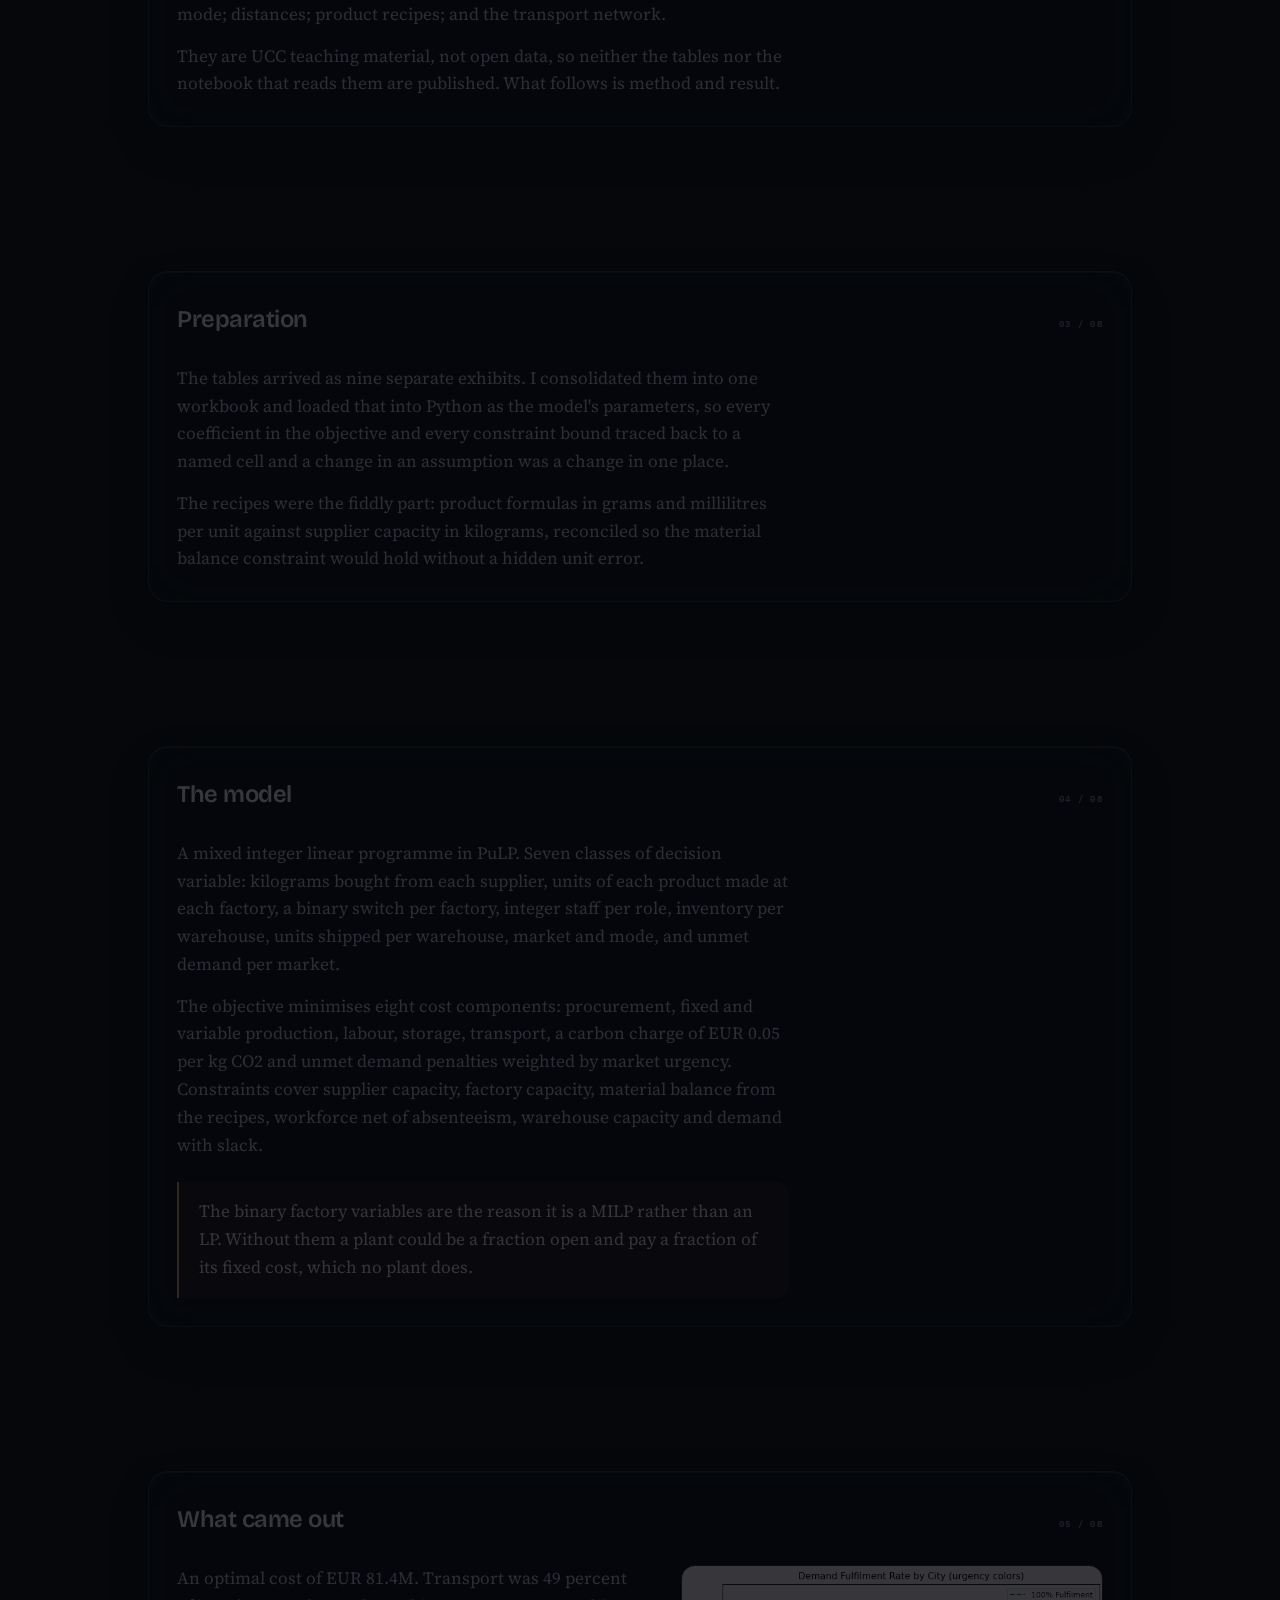
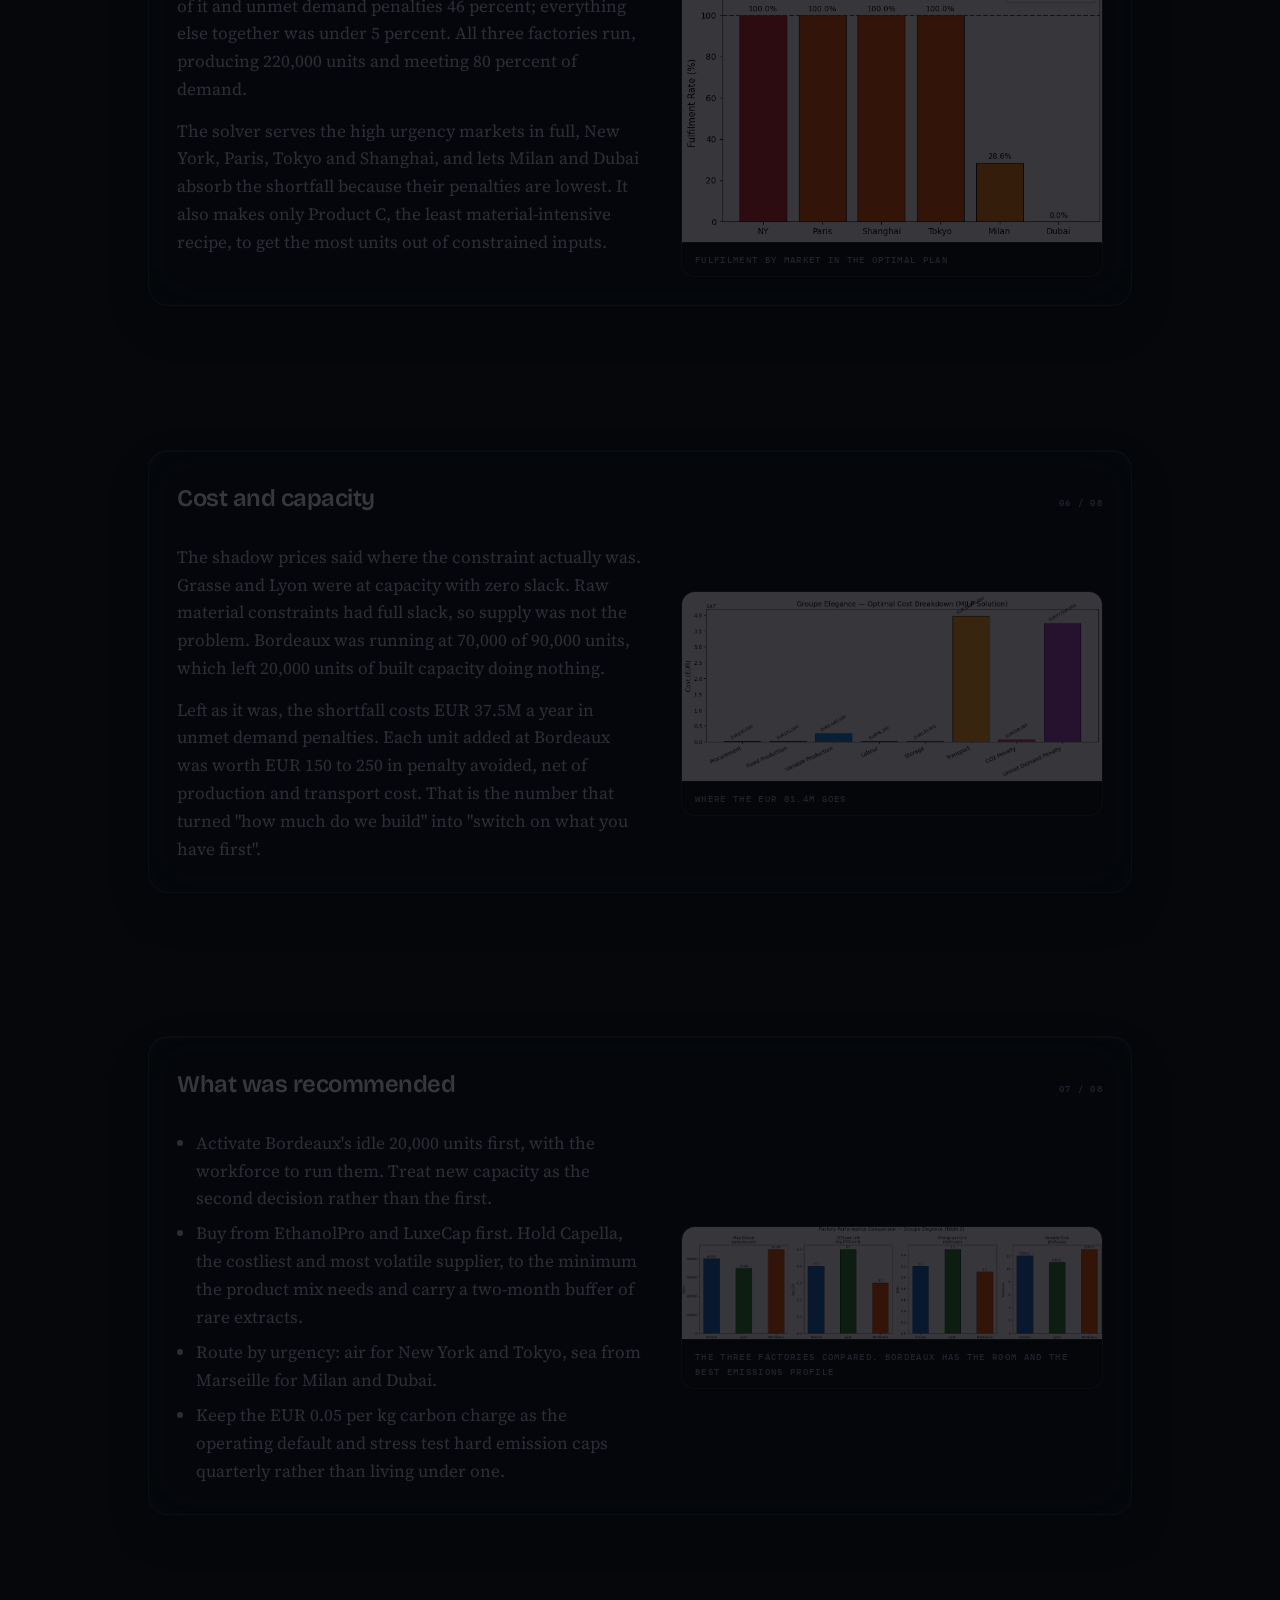
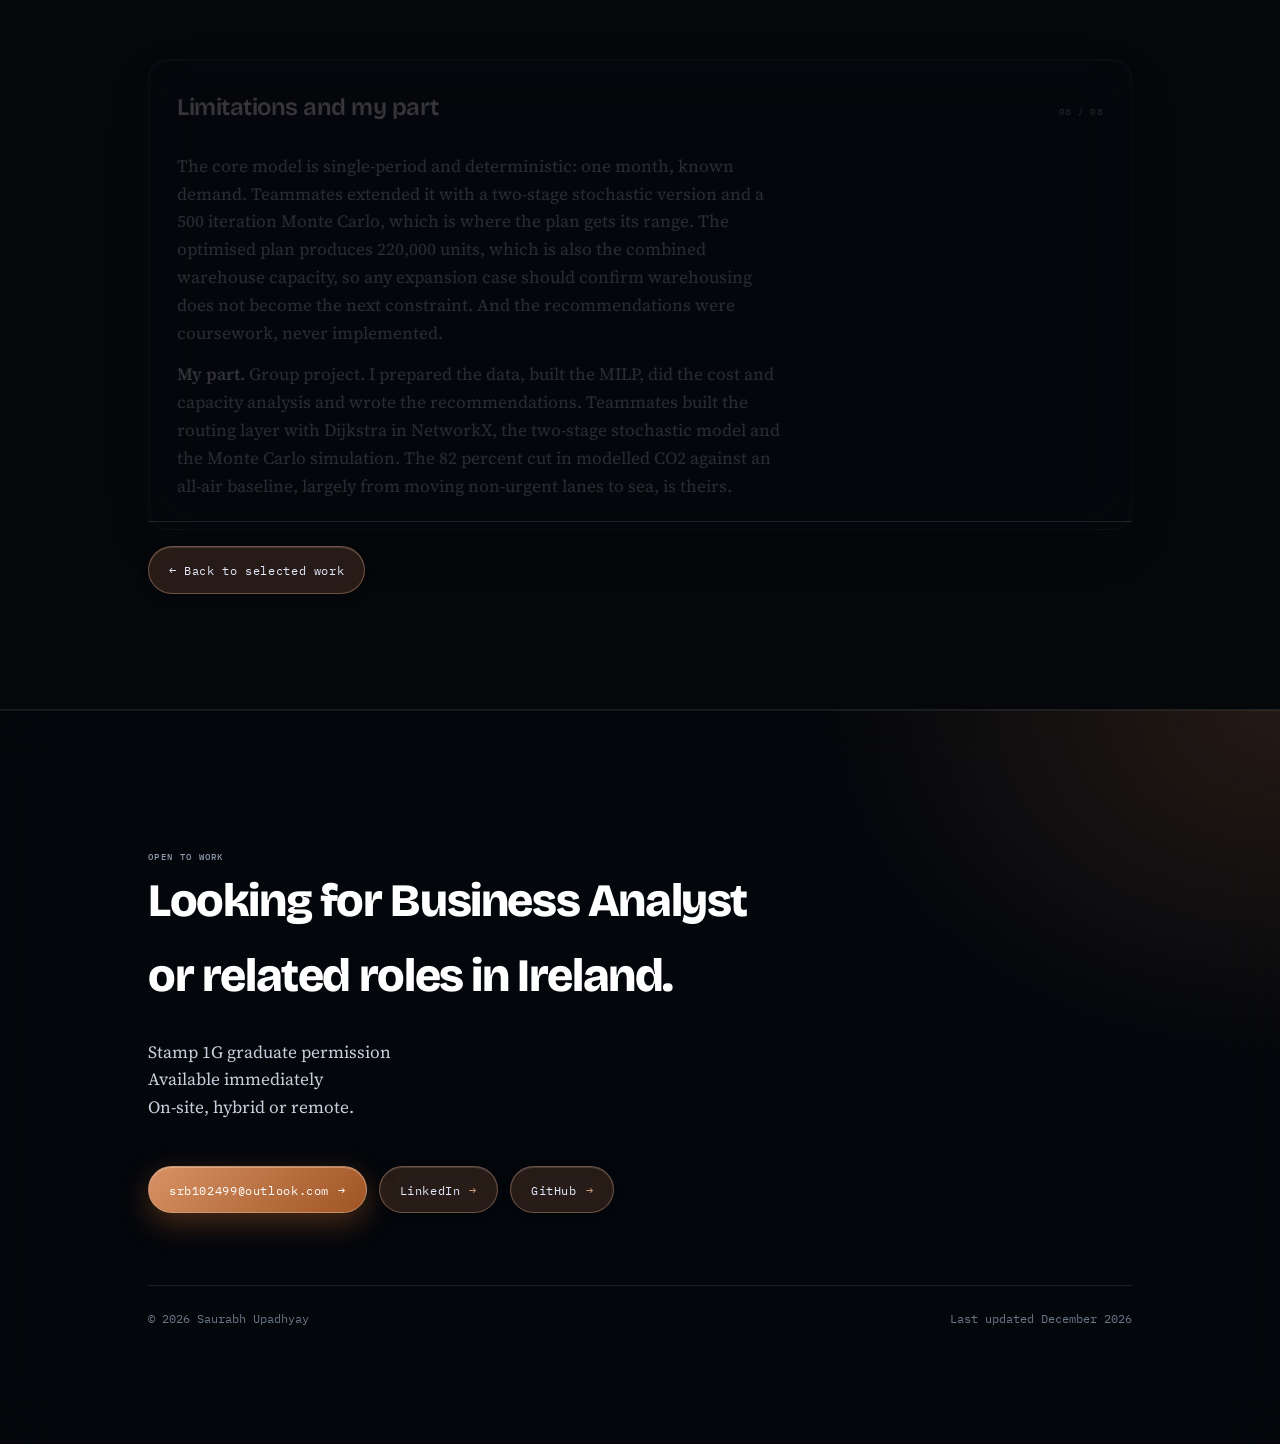
<file: projects/supply-chain/index.html>
<!DOCTYPE html>
<html lang="en-IE">
<head>
<meta charset="utf-8">
<meta name="viewport" content="width=device-width, initial-scale=1">
<title>Global supply chain optimisation | Saurabh Upadhyay</title>
<meta name="description" content="A mixed integer linear programme for a perfume supply chain that turned a capacity question into a switch-on-what-you-have answer: 20,000 idle units before any expansion.">
<link rel="canonical" href="https://srb1024.github.io/projects/supply-chain/">
<meta name="theme-color" content="#05070B">

<meta property="og:type" content="article">
<meta property="og:url" content="https://srb1024.github.io/projects/supply-chain/">
<meta property="og:title" content="Global supply chain optimisation | Saurabh Upadhyay">
<meta property="og:description" content="Less than they thought. 20,000 of the 35,000 unit shortfall was capacity already sitting idle.">
<meta property="og:image" content="https://srb1024.github.io/assets/img/og-card.png">
<meta name="twitter:card" content="summary_large_image">

<link rel="icon" href="data:image/svg+xml,%3Csvg xmlns='http://www.w3.org/2000/svg' viewBox='0 0 64 64'%3E%3Crect width='64' height='64' rx='10' fill='%23101E33'/%3E%3Ctext x='32' y='43' font-family='system-ui,sans-serif' font-size='28' font-weight='700' text-anchor='middle' fill='%23ffffff'%3ESRB%3C/text%3E%3C/svg%3E">

<link rel="preconnect" href="https://fonts.googleapis.com">
<link rel="preconnect" href="https://fonts.gstatic.com" crossorigin>
<link href="https://fonts.googleapis.com/css2?family=Bricolage+Grotesque:opsz,wght@12..96,400;12..96,600;12..96,800&family=Source+Serif+4:ital,opsz,wght@0,8..60,400;0,8..60,600;1,8..60,400&family=IBM+Plex+Mono:wght@400;500&display=swap" rel="stylesheet">
<link rel="stylesheet" href="/assets/css/site.css">

<!-- Applies the cached palette before first paint so a return visit never
     flashes the fallback colours. theme.js refreshes it after load. -->
<script>
(function(){try{var k='palette:2:'+getComputedStyle(document.documentElement).getPropertyValue('--bg-src').trim().replace(/url\((['"]?)(.*?)\1\)/,'$2');var v=localStorage.getItem(k);if(v){v=JSON.parse(v);for(var n in v){document.documentElement.style.setProperty(n,v[n]);}}}catch(e){}})();
</script>
<script src="/assets/js/theme.js" defer></script>
</head>
<body>
<a class="skip" href="#main">Skip to content</a>

<header class="masthead">
  <div class="shell masthead__inner">
    <a class="wordmark" href="/">Saurabh Upadhyay</a>
    <nav aria-label="Sections">
      <a href="/#work">Work</a>
      <a href="/#background" data-optional>Background</a>
      <a href="/#contact">Contact</a>
    </nav>
  </div>
</header>

<main id="main">

  <section class="case__head shell">
    <a class="crumb" href="/#project-supply-chain">&larr; Selected work</a>
    <p class="tag">Case study · 2026 · Group project</p>
    <h1>Global supply chain optimisation for a perfume manufacturer</h1>
    <p class="case__lede">
      A written account rather than a repository. The parameter tables behind the model are
      University College Cork teaching material and are not mine to redistribute, so the code
      stays private and the reasoning goes here.
    </p>
    <dl class="reframe">
      <div>
        <dt class="tag">Asked</dt>
        <dd class="asked">How much new capacity does the manufacturer need to build?</dd>
      </div>
      <div>
        <dt class="tag">Found</dt>
        <dd class="found">Less than they thought. <b>20,000 of the 35,000 unit monthly shortfall</b> could be covered by capacity already sitting idle, at a net saving of EUR 150 to 250 per unit.</dd>
      </div>
    </dl>
  </section>

  <section class="case__body">
    <div class="shell">
      <div class="work work--case">

        <article class="entry">
          <div class="entry__top">
            <h3>The brief</h3>
            <p class="tag">01 / 08</p>
          </div>

          <!-- Hides itself until the file is in place, see site.js -->
          <figure class="entry__shot" data-optional-wrap>
            <img src="/assets/img/sc-capacity-vs-demand.png" alt="Bar chart of monthly demand at 275,000 units against the three factories and two warehouses, all below it" loading="lazy" data-optional>
            <figcaption class="tag">Demand against factory and warehouse capacity</figcaption>
          </figure>
          <p class="entry__body">
            Groupe Elegance makes perfume through four suppliers, three factories in France, two
            warehouses and six markets from Paris to Shanghai. Monthly demand is 275,000 units against
            240,000 units of factory capacity, so some demand goes unmet whatever the plan. The brief
            was one optimisation covering sourcing, production, workforce, warehousing and distribution
            that balanced cost, service, reliability and emissions, and said what to do about the gap.
          </p>
        </article>

        <article class="entry">
          <div class="entry__top">
            <h3>The data and why it is not here</h3>
            <p class="tag">02 / 08</p>
          </div>
          <p class="entry__body">
            Nine parameter tables supplied with the module: supplier prices, capacities and delivery
            variance; factory capacities, unit costs and emissions; staffing costs and absenteeism;
            market demand, urgency and penalty rates; warehouse capacity and storage cost; transport
            cost, time and emissions by mode; distances; product recipes; and the transport network.
          </p>
          <p class="entry__body">
            They are UCC teaching material, not open data, so neither the tables nor the notebook that
            reads them are published. What follows is method and result.
          </p>
        </article>

        <article class="entry">
          <div class="entry__top">
            <h3>Preparation</h3>
            <p class="tag">03 / 08</p>
          </div>
          <p class="entry__body">
            The tables arrived as nine separate exhibits. I consolidated them into one workbook and
            loaded that into Python as the model's parameters, so every coefficient in the objective and
            every constraint bound traced back to a named cell and a change in an assumption was a
            change in one place.
          </p>
          <p class="entry__body">
            The recipes were the fiddly part: product formulas in grams and millilitres per unit against
            supplier capacity in kilograms, reconciled so the material balance constraint would hold
            without a hidden unit error.
          </p>
        </article>

        <article class="entry">
          <div class="entry__top">
            <h3>The model</h3>
            <p class="tag">04 / 08</p>
          </div>
          <p class="entry__body">
            A mixed integer linear programme in PuLP. Seven classes of decision variable: kilograms
            bought from each supplier, units of each product made at each factory, a binary switch per
            factory, integer staff per role, inventory per warehouse, units shipped per warehouse, market
            and mode, and unmet demand per market.
          </p>
          <p class="entry__body">
            The objective minimises eight cost components: procurement, fixed and variable production,
            labour, storage, transport, a carbon charge of EUR 0.05 per kg CO2 and unmet demand
            penalties weighted by market urgency. Constraints cover supplier capacity, factory capacity,
            material balance from the recipes, workforce net of absenteeism, warehouse capacity and
            demand with slack.
          </p>
          <div class="callout">
            <p>
              The binary factory variables are the reason it is a MILP rather than an LP. Without them a
              plant could be a fraction open and pay a fraction of its fixed cost, which no plant does.
            </p>
          </div>
        </article>

        <article class="entry">
          <div class="entry__top">
            <h3>What came out</h3>
            <p class="tag">05 / 08</p>
          </div>

          <figure class="entry__shot" data-optional-wrap>
            <img src="/assets/img/sc-fulfilment-by-city.png" alt="Fulfilment rate by city: New York, Paris, Shanghai and Tokyo at 100 percent, Milan at 28.6 percent, Dubai at zero" loading="lazy" data-optional>
            <figcaption class="tag">Fulfilment by market in the optimal plan</figcaption>
          </figure>
          <p class="entry__body">
            An optimal cost of EUR 81.4M. Transport was 49 percent of it and unmet demand penalties 46
            percent; everything else together was under 5 percent. All three factories run, producing
            220,000 units and meeting 80 percent of demand.
          </p>
          <p class="entry__body">
            The solver serves the high urgency markets in full, New York, Paris, Tokyo and Shanghai, and
            lets Milan and Dubai absorb the shortfall because their penalties are lowest. It also makes
            only Product C, the least material-intensive recipe, to get the most units out of constrained
            inputs.
          </p>
        </article>

        <article class="entry">
          <div class="entry__top">
            <h3>Cost and capacity</h3>
            <p class="tag">06 / 08</p>
          </div>

          <figure class="entry__shot" data-optional-wrap>
            <img src="/assets/img/sc-cost-breakdown.png" alt="Bar chart of the optimal cost breakdown, dominated by transport and unmet demand penalties" loading="lazy" data-optional>
            <figcaption class="tag">Where the EUR 81.4M goes</figcaption>
          </figure>
          <p class="entry__body">
            The shadow prices said where the constraint actually was. Grasse and Lyon were at capacity
            with zero slack. Raw material constraints had full slack, so supply was not the problem.
            Bordeaux was running at 70,000 of 90,000 units, which left 20,000 units of built capacity
            doing nothing.
          </p>
          <p class="entry__body">
            Left as it was, the shortfall costs EUR 37.5M a year in unmet demand penalties. Each unit
            added at Bordeaux was worth EUR 150 to 250 in penalty avoided, net of production and
            transport cost. That is the number that turned "how much do we build" into "switch on what
            you have first".
          </p>
        </article>

        <article class="entry">
          <div class="entry__top">
            <h3>What was recommended</h3>
            <p class="tag">07 / 08</p>
          </div>

          <figure class="entry__shot" data-optional-wrap>
            <img src="/assets/img/sc-factory-comparison.png" alt="Factory comparison across maximum output, CO2 per unit, energy per unit and variable cost, with Bordeaux highest capacity and lowest emissions" loading="lazy" data-optional>
            <figcaption class="tag">The three factories compared. Bordeaux has the room and the best emissions profile</figcaption>
          </figure>
          <ul class="entry__list">
            <li>Activate Bordeaux's idle 20,000 units first, with the workforce to run them. Treat new capacity as the second decision rather than the first.</li>
            <li>Buy from EthanolPro and LuxeCap first. Hold Capella, the costliest and most volatile supplier, to the minimum the product mix needs and carry a two-month buffer of rare extracts.</li>
            <li>Route by urgency: air for New York and Tokyo, sea from Marseille for Milan and Dubai.</li>
            <li>Keep the EUR 0.05 per kg carbon charge as the operating default and stress test hard emission caps quarterly rather than living under one.</li>
          </ul>
        </article>

        <article class="entry">
          <div class="entry__top">
            <h3>Limitations and my part</h3>
            <p class="tag">08 / 08</p>
          </div>
          <p class="entry__body">
            The core model is single-period and deterministic: one month, known demand. Teammates
            extended it with a two-stage stochastic version and a 500 iteration Monte Carlo, which is
            where the plan gets its range. The optimised plan produces 220,000 units, which is also the
            combined warehouse capacity, so any expansion case should confirm warehousing does not
            become the next constraint. And the recommendations were coursework, never implemented.
          </p>
          <p class="entry__body">
            <b>My part.</b> Group project. I prepared the data, built the MILP, did the cost and capacity
            analysis and wrote the recommendations. Teammates built the routing layer with Dijkstra in
            NetworkX, the two-stage stochastic model and the Monte Carlo simulation. The 82 percent cut
            in modelled CO2 against an all-air baseline, largely from moving non-urgent lanes to sea, is
            theirs.
          </p>
        </article>

      </div>

      <nav class="case__nav" aria-label="Case study navigation">
        <a class="btn" href="/#project-supply-chain">&larr; Back to selected work</a>
      </nav>
    </div>
  </section>

</main>

<footer class="closing" id="contact">
  <div class="shell">

    <div class="closing__card">
      <p class="tag">Open to work</p>
      <h2>Looking for Business Analyst or related roles in Ireland.</h2>
      <p>
        Stamp 1G graduate permission
        <br> Available immediately 
        <br> On-site, hybrid or remote.
      </p>
      <div class="actions">
        <a class="btn btn--lead" href="mailto:srb102499@outlook.com">srb102499@outlook.com <i>&rarr;</i></a>
        <a class="btn" href="https://www.linkedin.com/in/srb1024" target="_blank" rel="noopener">LinkedIn <i>&rarr;</i></a>
        <a class="btn" href="https://github.com/srb1024" target="_blank" rel="noopener">GitHub <i>&rarr;</i></a>
      </div>
    </div>
    <div class="colophon">
      <span>&copy; 2026 Saurabh Upadhyay</span>
      <span data-updated>Last updated August 2026</span>
    </div>
  </div>
</footer>

<script src="/assets/js/site.js" defer></script>
<script data-goatcounter="https://srb1024.goatcounter.com/count" async src="//gc.zgo.at/count.js"></script>
</body>
</html>
</file>
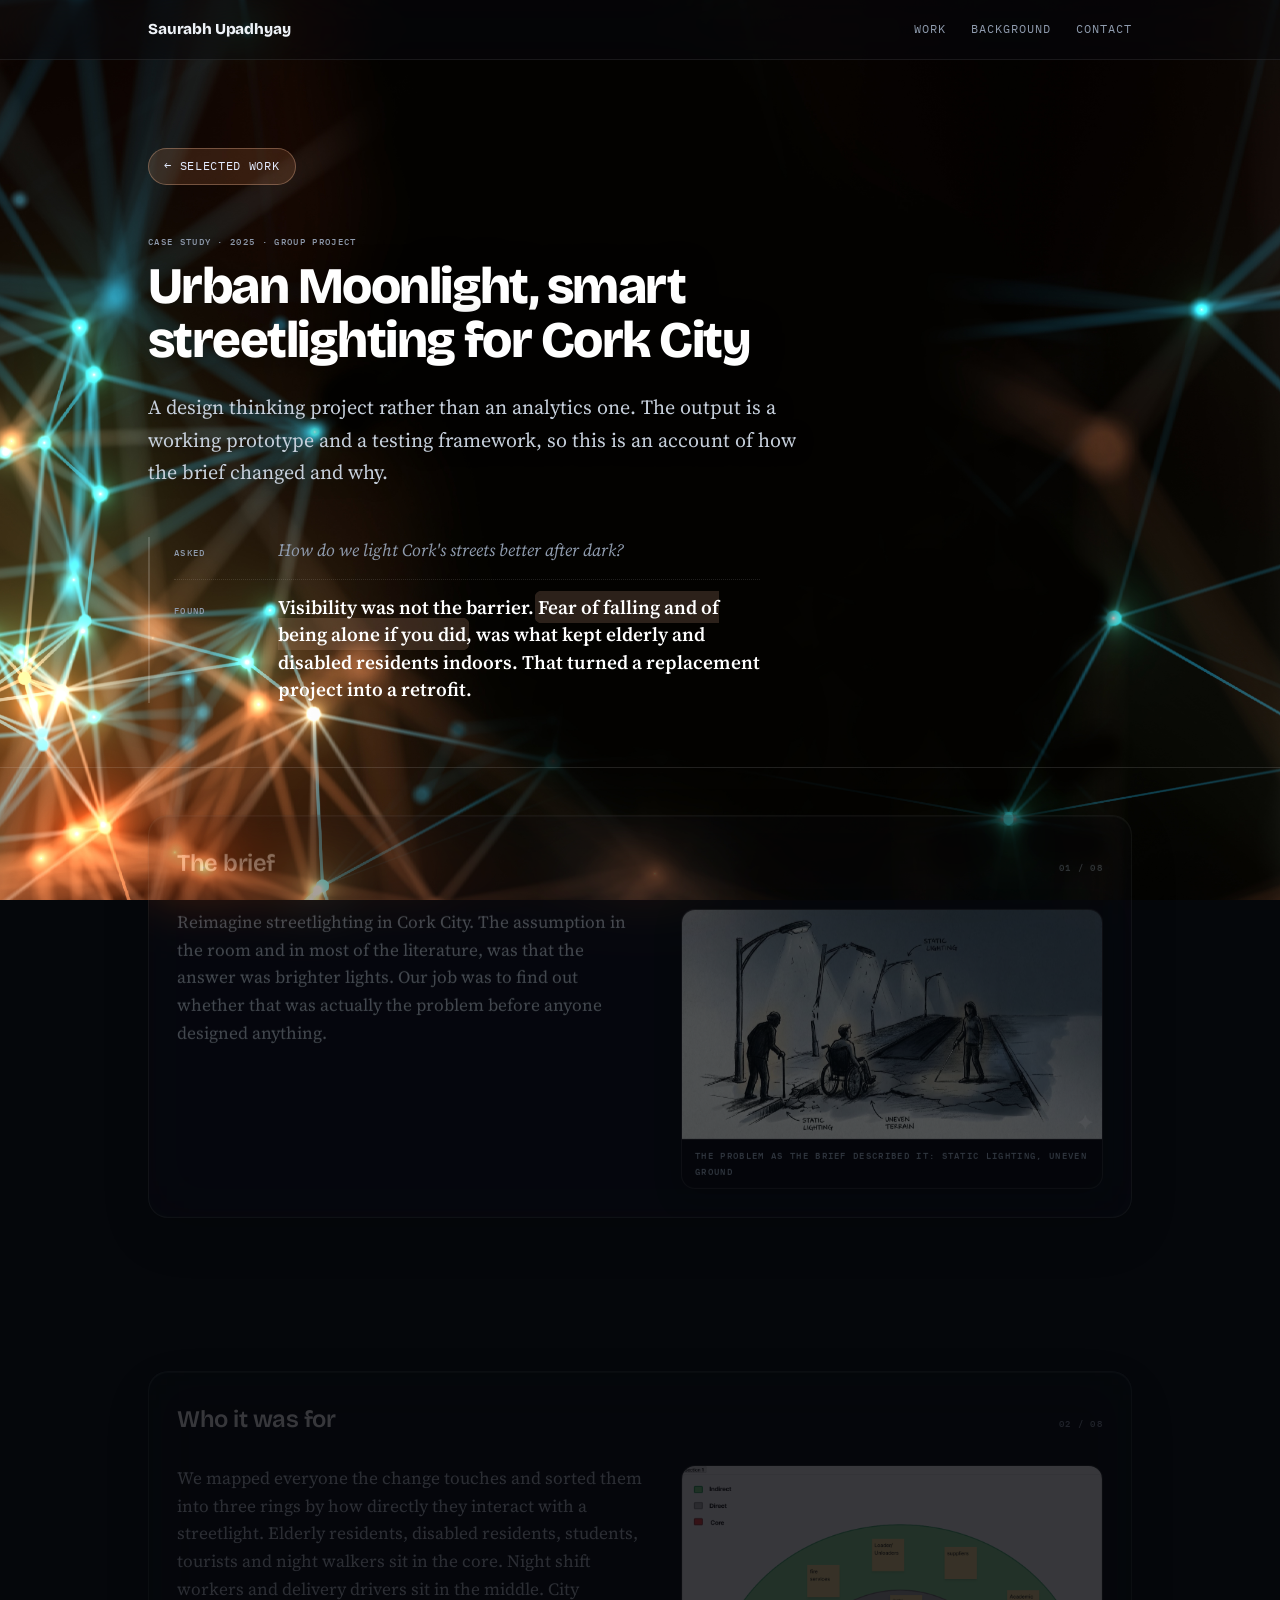
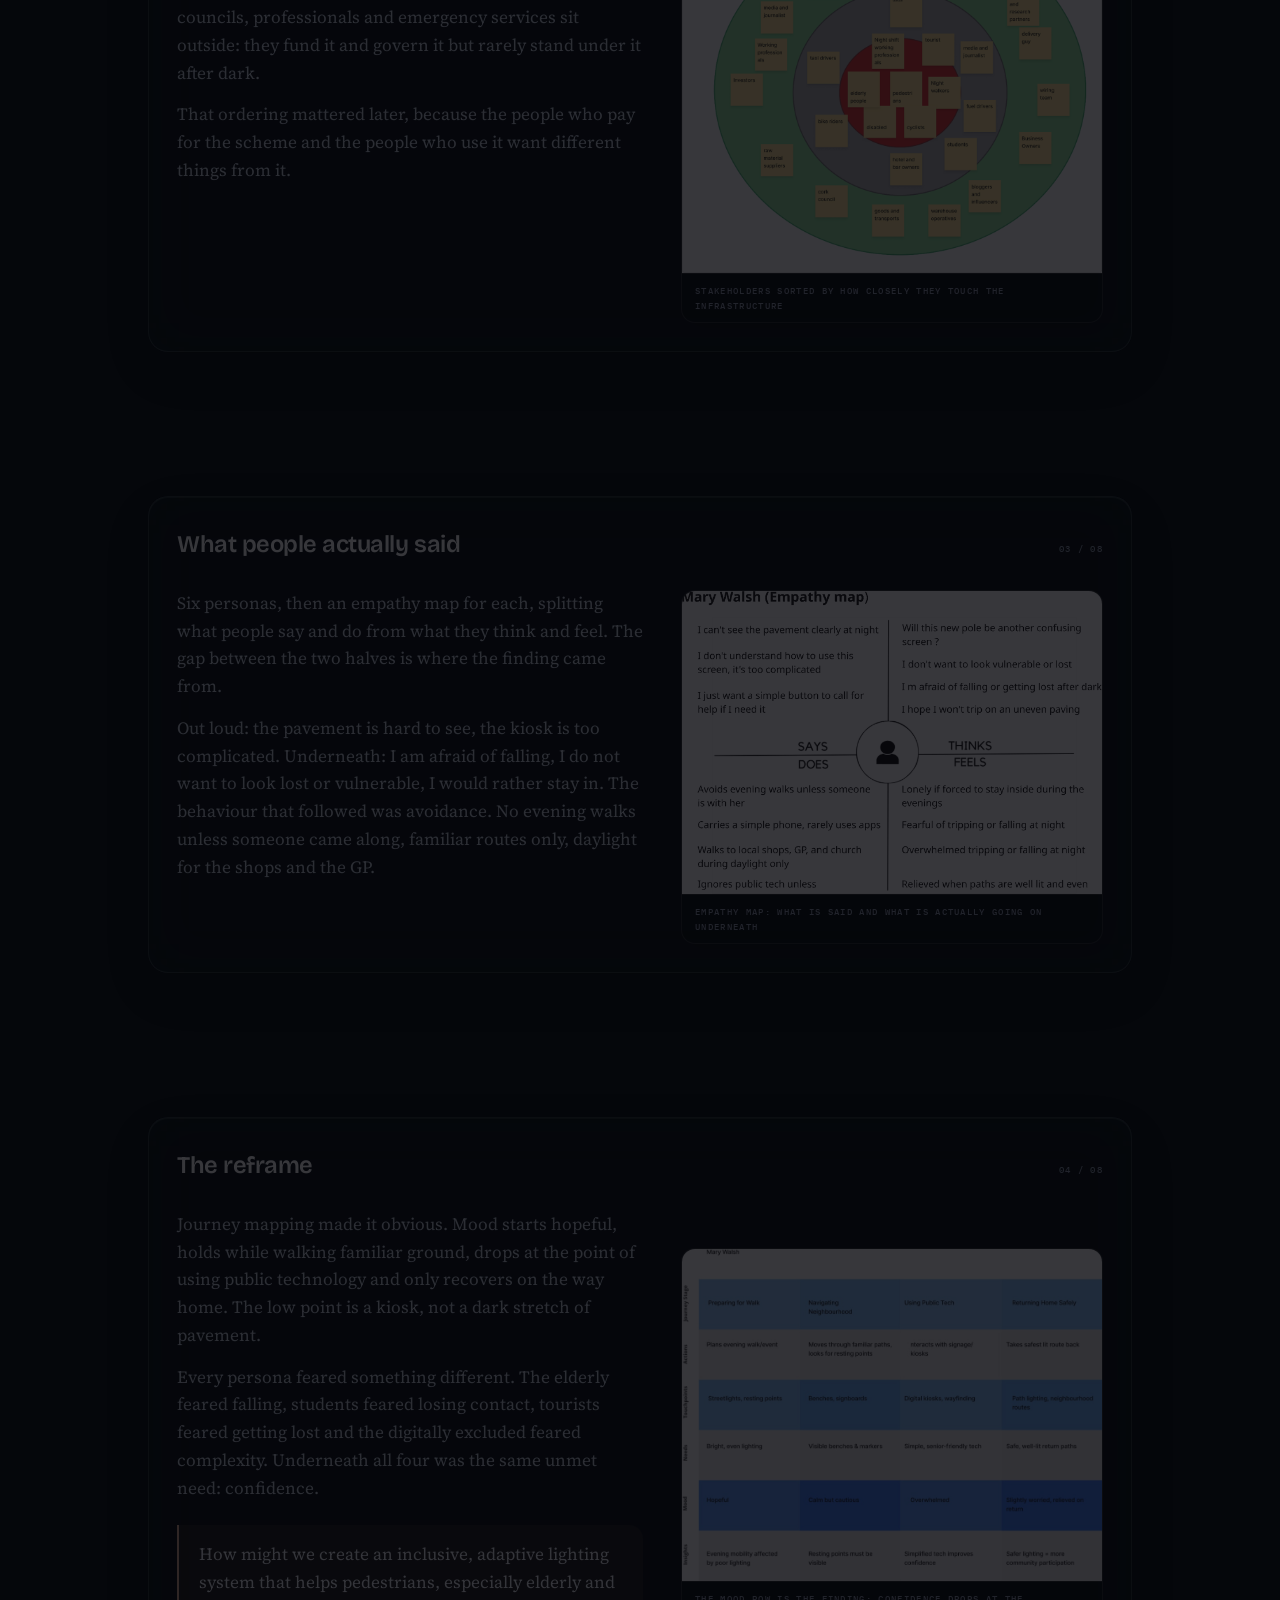
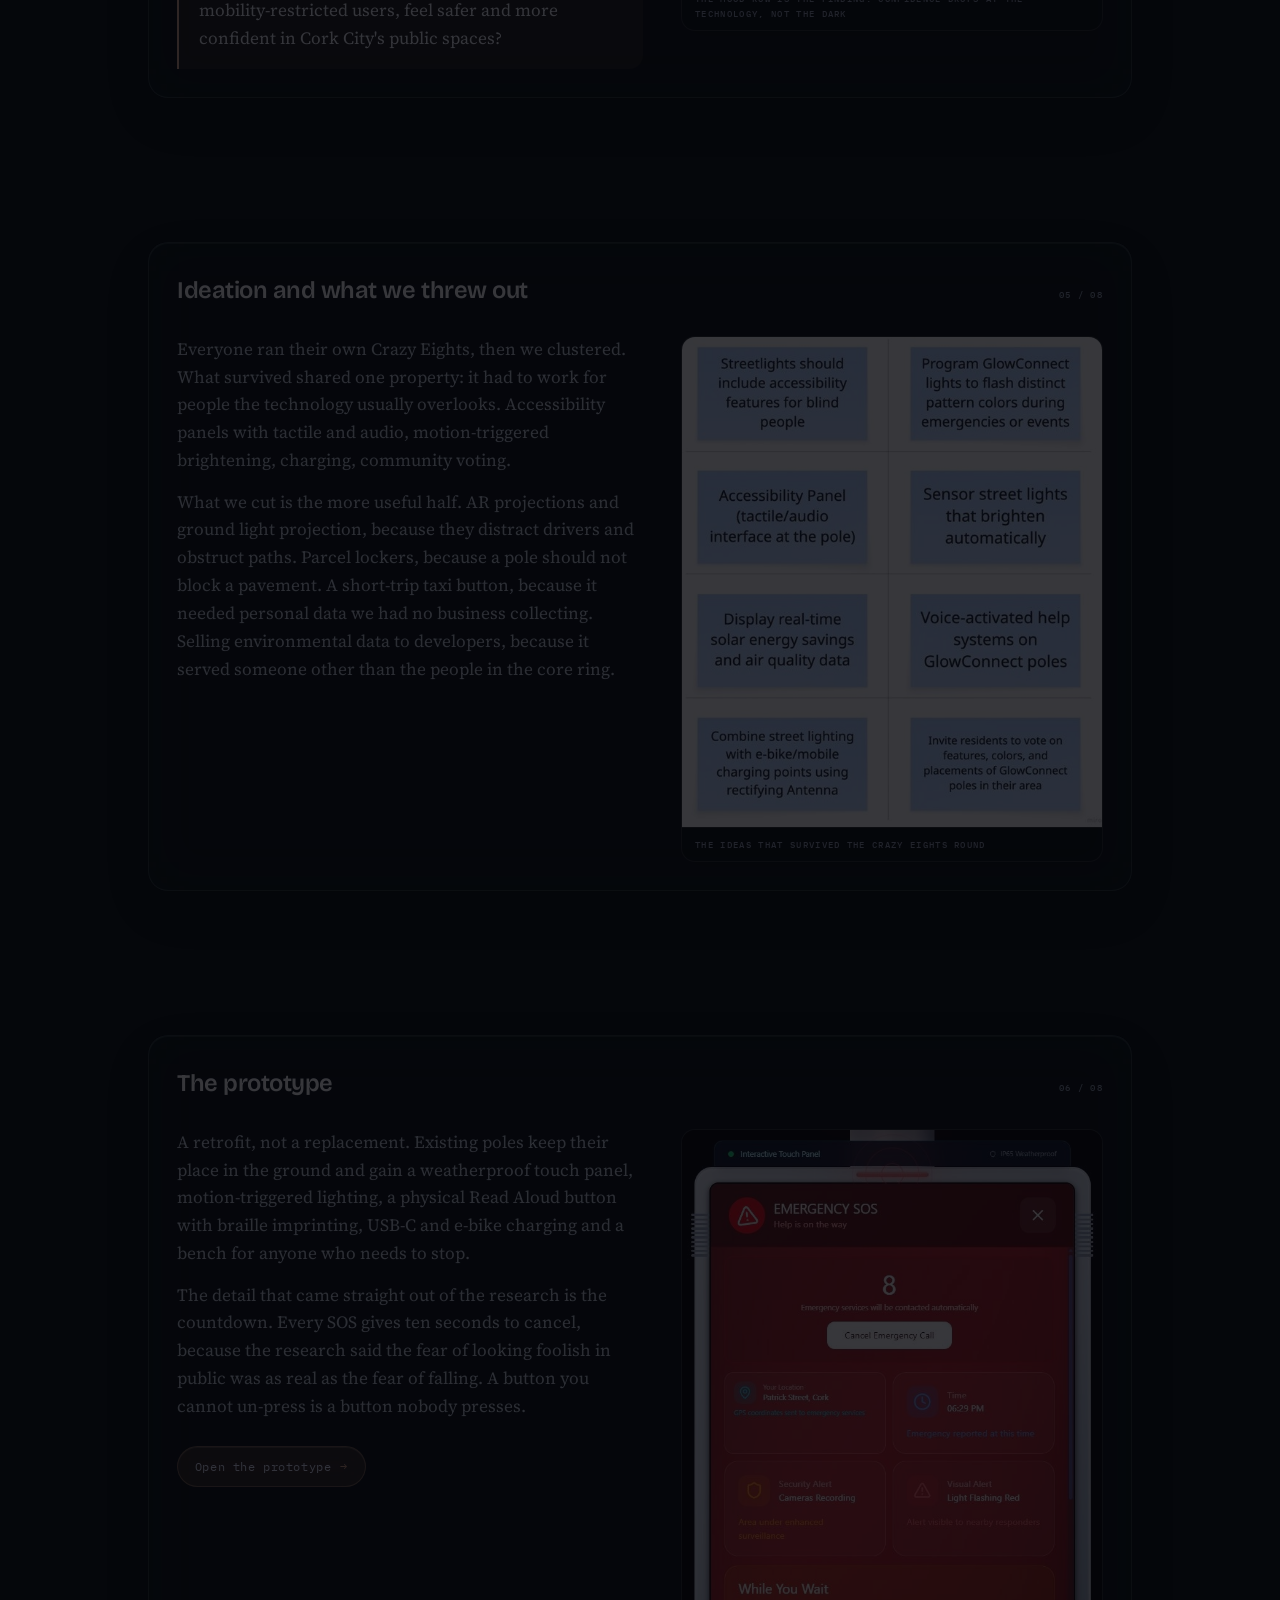
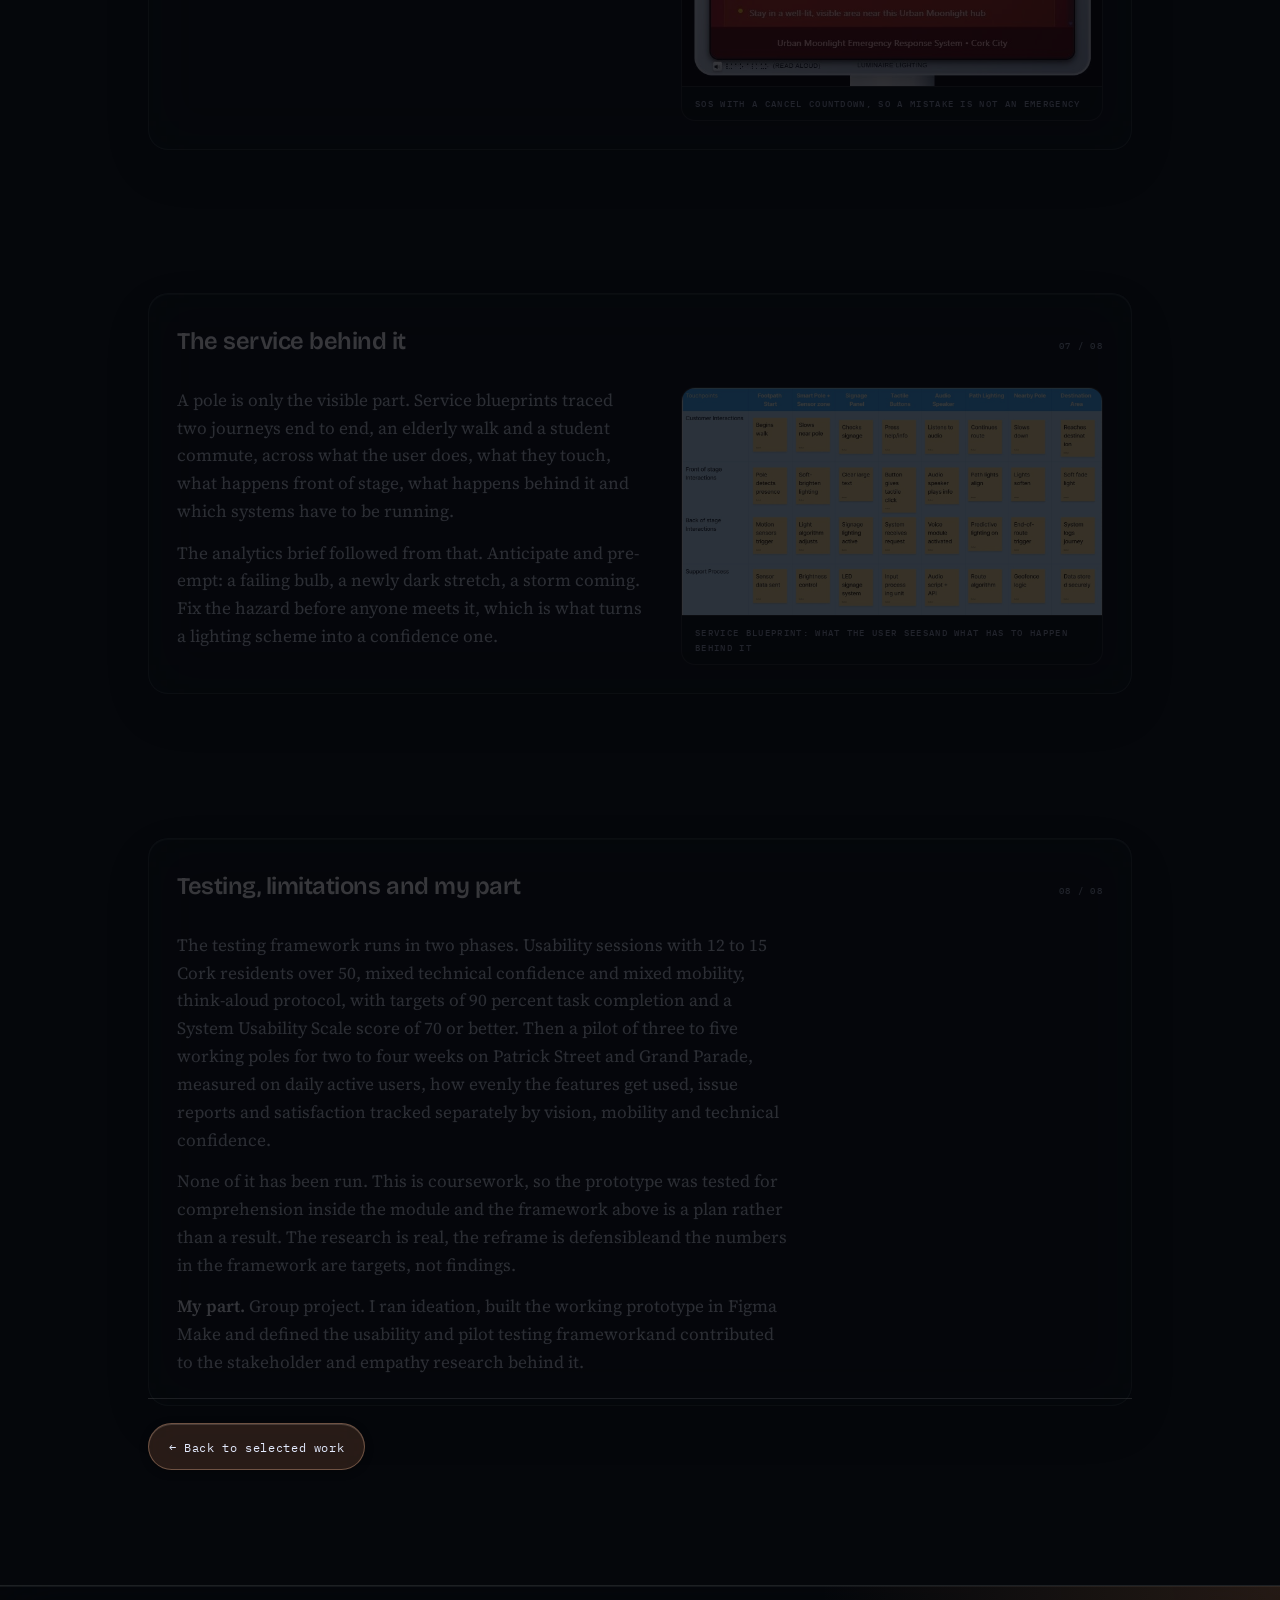
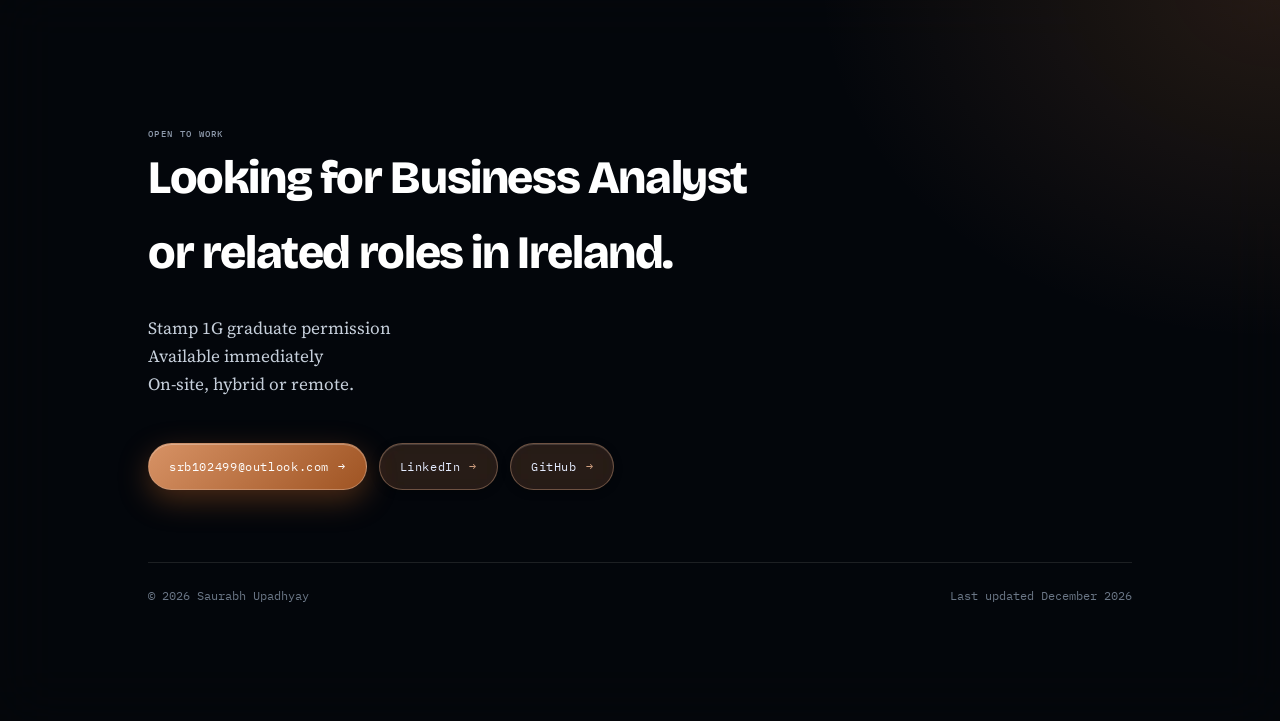
<file: projects/urban-moonlight/index.html>
<!DOCTYPE html>
<html lang="en-IE">
<head>
<meta charset="utf-8">
<meta name="viewport" content="width=device-width, initial-scale=1">
<title>Urban Moonlight, smart streetlighting | Saurabh Upadhyay</title>
<meta name="description" content="Design thinking research for a Cork City smart streetlighting brief that found the barrier was fear of falling and isolation, not visibility.">
<link rel="canonical" href="https://srb1024.github.io/projects/urban-moonlight/">
<meta name="theme-color" content="#05070B">

<meta property="og:type" content="article">
<meta property="og:url" content="https://srb1024.github.io/projects/urban-moonlight/">
<meta property="og:title" content="Urban Moonlight, smart streetlighting | Saurabh Upadhyay">
<meta property="og:description" content="Visibility was not the barrier. Fear of falling and of being alone if you did, was.">
<meta property="og:image" content="https://srb1024.github.io/assets/img/og-card.png">
<meta name="twitter:card" content="summary_large_image">

<link rel="icon" href="data:image/svg+xml,%3Csvg xmlns='http://www.w3.org/2000/svg' viewBox='0 0 64 64'%3E%3Crect width='64' height='64' rx='10' fill='%23101E33'/%3E%3Ctext x='32' y='43' font-family='system-ui,sans-serif' font-size='28' font-weight='700' text-anchor='middle' fill='%23ffffff'%3ESRB%3C/text%3E%3C/svg%3E">

<link rel="preconnect" href="https://fonts.googleapis.com">
<link rel="preconnect" href="https://fonts.gstatic.com" crossorigin>
<link href="https://fonts.googleapis.com/css2?family=Bricolage+Grotesque:opsz,wght@12..96,400;12..96,600;12..96,800&family=Source+Serif+4:ital,opsz,wght@0,8..60,400;0,8..60,600;1,8..60,400&family=IBM+Plex+Mono:wght@400;500&display=swap" rel="stylesheet">
<link rel="stylesheet" href="/assets/css/site.css">

<!-- Applies the cached palette before first paint so a return visit never
     flashes the fallback colours. theme.js refreshes it after load. -->
<script>
(function(){try{var k='palette:2:'+getComputedStyle(document.documentElement).getPropertyValue('--bg-src').trim().replace(/url\((['"]?)(.*?)\1\)/,'$2');var v=localStorage.getItem(k);if(v){v=JSON.parse(v);for(var n in v){document.documentElement.style.setProperty(n,v[n]);}}}catch(e){}})();
</script>
<script src="/assets/js/theme.js" defer></script>
</head>
<body>
<a class="skip" href="#main">Skip to content</a>

<header class="masthead">
  <div class="shell masthead__inner">
    <a class="wordmark" href="/">Saurabh Upadhyay</a>
    <nav aria-label="Sections">
      <a href="/#work">Work</a>
      <a href="/#background" data-optional>Background</a>
      <a href="/#contact">Contact</a>
    </nav>
  </div>
</header>

<main id="main">

  <section class="case__head shell">
    <a class="crumb" href="/#project-urban-moonlight">&larr; Selected work</a>
    <p class="tag">Case study · 2025 · Group project</p>
    <h1>Urban Moonlight, smart streetlighting for Cork City</h1>
    <p class="case__lede">
      A design thinking project rather than an analytics one. The output is a working prototype
      and a testing framework, so this is an account of how the brief changed and why.
    </p>
    <dl class="reframe">
      <div>
        <dt class="tag">Asked</dt>
        <dd class="asked">How do we light Cork's streets better after dark?</dd>
      </div>
      <div>
        <dt class="tag">Found</dt>
        <dd class="found">Visibility was not the barrier. <b>Fear of falling and of being alone if you did</b>, was what kept elderly and disabled residents indoors. That turned a replacement project into a retrofit.</dd>
      </div>
    </dl>
  </section>

  <section class="case__body">
    <div class="shell">
      <div class="work work--case">

        <article class="entry">
          <div class="entry__top">
            <h3>The brief</h3>
            <p class="tag">01 / 08</p>
          </div>
          <figure class="entry__shot" data-optional-wrap>
            <img src="/assets/img/um-night-street.jpg" alt="Sketch of an elderly man with a cane and a wheelchair user on a dark street with uneven paving and static lighting" loading="lazy" data-optional>
            <figcaption class="tag">The problem as the brief described it: static lighting, uneven ground</figcaption>
          </figure>
          <p class="entry__body">
            Reimagine streetlighting in Cork City. The assumption in the room and in most of the
            literature, was that the answer was brighter lights. Our job was to find out whether that
            was actually the problem before anyone designed anything.
          </p>
        </article>

        <article class="entry">
          <div class="entry__top">
            <h3>Who it was for</h3>
            <p class="tag">02 / 08</p>
          </div>
          <figure class="entry__shot" data-optional-wrap>
            <img src="/assets/img/um-stakeholder-map.png" alt="Stakeholder map with core, direct and indirect rings around Cork City streetlighting" loading="lazy" data-optional>
            <figcaption class="tag">Stakeholders sorted by how closely they touch the infrastructure</figcaption>
          </figure>
          <p class="entry__body">
            We mapped everyone the change touches and sorted them into three rings by how directly
            they interact with a streetlight. Elderly residents, disabled residents, students,
            tourists and night walkers sit in the core. Night shift workers and delivery drivers sit
            in the middle. City councils, professionals and emergency services sit outside: they fund
            it and govern it but rarely stand under it after dark.
          </p>
          <p class="entry__body">
            That ordering mattered later, because the people who pay for the scheme and the people
            who use it want different things from it.
          </p>
        </article>

        <article class="entry">
          <div class="entry__top">
            <h3>What people actually said</h3>
            <p class="tag">03 / 08</p>
          </div>
          <figure class="entry__shot" data-optional-wrap>
            <img src="/assets/img/um-empathy-map.png" alt="Empathy map for an elderly persona split into says, thinks, does and feels" loading="lazy" data-optional>
            <figcaption class="tag">Empathy map: what is said and what is actually going on underneath</figcaption>
          </figure>
          <p class="entry__body">
            Six personas, then an empathy map for each, splitting what people say and do from what
            they think and feel. The gap between the two halves is where the finding came from.
          </p>
          <p class="entry__body">
            Out loud: the pavement is hard to see, the kiosk is too complicated. Underneath: I am
            afraid of falling, I do not want to look lost or vulnerable, I would rather stay in.
            The behaviour that followed was avoidance. No evening walks unless someone came along,
            familiar routes only, daylight for the shops and the GP.
          </p>
        </article>

        <article class="entry">
          <div class="entry__top">
            <h3>The reframe</h3>
            <p class="tag">04 / 08</p>
          </div>
          <figure class="entry__shot" data-optional-wrap>
            <img src="/assets/img/um-journey-map.png" alt="Journey map across four stages with a mood row running from hopeful to overwhelmed to relieved" loading="lazy" data-optional>
            <figcaption class="tag">The mood row is the finding: confidence drops at the technology, not the dark</figcaption>
          </figure>
          <p class="entry__body">
            Journey mapping made it obvious. Mood starts hopeful, holds while walking familiar
            ground, drops at the point of using public technology and only recovers on the way
            home. The low point is a kiosk, not a dark stretch of pavement.
          </p>
          <p class="entry__body">
            Every persona feared something different. The elderly feared falling, students feared
            losing contact, tourists feared getting lost and the digitally excluded feared
            complexity. Underneath all four was the same unmet need: confidence.
          </p>
          <div class="callout">
            <p>
              How might we create an inclusive, adaptive lighting system that helps pedestrians,
              especially elderly and mobility-restricted users, feel safer and more confident in
              Cork City's public spaces?
            </p>
          </div>
        </article>

        <article class="entry">
          <div class="entry__top">
            <h3>Ideation and what we threw out</h3>
            <p class="tag">05 / 08</p>
          </div>
          <figure class="entry__shot" data-optional-wrap>
            <img src="/assets/img/um-crazy-eights.jpg" alt="Sticky notes from the Crazy Eights session listing accessibility panels, motion sensing, charging and community voting" loading="lazy" data-optional>
            <figcaption class="tag">The ideas that survived the Crazy Eights round</figcaption>
          </figure>
          <p class="entry__body">
            Everyone ran their own Crazy Eights, then we clustered. What survived shared one
            property: it had to work for people the technology usually overlooks. Accessibility
            panels with tactile and audio, motion-triggered brightening, charging, community voting.
          </p>
          <p class="entry__body">
            What we cut is the more useful half. AR projections and ground light projection, because
            they distract drivers and obstruct paths. Parcel lockers, because a pole should not block
            a pavement. A short-trip taxi button, because it needed personal data we had no business
            collecting. Selling environmental data to developers, because it served someone other
            than the people in the core ring.
          </p>
        </article>

        <article class="entry">
          <div class="entry__top">
            <h3>The prototype</h3>
            <p class="tag">06 / 08</p>
          </div>
          <figure class="entry__shot" data-optional-wrap>
            <img src="/assets/img/um-sos-screen.jpg" alt="Emergency SOS screen with a ten second cancel countdown, location and time" loading="lazy" data-optional>
            <figcaption class="tag">SOS with a cancel countdown, so a mistake is not an emergency</figcaption>
          </figure>
          <p class="entry__body">
            A retrofit, not a replacement. Existing poles keep their place in the ground and gain a
            weatherproof touch panel, motion-triggered lighting, a physical Read Aloud button with
            braille imprinting, USB-C and e-bike charging and a bench for anyone who needs to stop.
          </p>
          <p class="entry__body">
            The detail that came straight out of the research is the countdown. Every SOS gives ten
            seconds to cancel, because the research said the fear of looking foolish in public was
            as real as the fear of falling. A button you cannot un-press is a button nobody presses.
          </p>
          <div class="entry__links">
            <a class="btn" href="https://earth-folk-30984861.figma.site/" target="_blank" rel="noopener">Open the prototype <i>&rarr;</i></a>
          </div>
        </article>

        <article class="entry">
          <div class="entry__top">
            <h3>The service behind it</h3>
            <p class="tag">07 / 08</p>
          </div>
          <figure class="entry__shot" data-optional-wrap>
            <img src="/assets/img/um-service-blueprint.jpg" alt="Service blueprint with rows for customer actions, front of stage, back of stage and supporting processes" loading="lazy" data-optional>
            <figcaption class="tag">Service blueprint: what the user seesand what has to happen behind it</figcaption>
          </figure>
          <p class="entry__body">
            A pole is only the visible part. Service blueprints traced two journeys end to end, an
            elderly walk and a student commute, across what the user does, what they touch, what
            happens front of stage, what happens behind it and which systems have to be running.
          </p>
          <p class="entry__body">
            The analytics brief followed from that. Anticipate and pre-empt: a failing bulb, a newly
            dark stretch, a storm coming. Fix the hazard before anyone meets it, which is what turns
            a lighting scheme into a confidence one.
          </p>
        </article>

        <article class="entry">
          <div class="entry__top">
            <h3>Testing, limitations and my part</h3>
            <p class="tag">08 / 08</p>
          </div>
          <p class="entry__body">
            The testing framework runs in two phases. Usability sessions with 12 to 15 Cork
            residents over 50, mixed technical confidence and mixed mobility, think-aloud protocol,
            with targets of 90 percent task completion and a System Usability Scale score of 70 or
            better. Then a pilot of three to five working poles for two to four weeks on Patrick
            Street and Grand Parade, measured on daily active users, how evenly the features get
            used, issue reports and satisfaction tracked separately by vision, mobility and
            technical confidence.
          </p>
          <p class="entry__body">
            None of it has been run. This is coursework, so the prototype was tested for
            comprehension inside the module and the framework above is a plan rather than a result.
            The research is real, the reframe is defensibleand the numbers in the framework are
            targets, not findings.
          </p>
          <p class="entry__body">
            <b>My part.</b> Group project. I ran ideation, built the working prototype in
            Figma Make and defined the usability and pilot testing frameworkand contributed to the
            stakeholder and empathy research behind it.
          </p>
        </article>

      </div>

      <nav class="case__nav" aria-label="Case study navigation">
        <a class="btn" href="/#project-urban-moonlight">&larr; Back to selected work</a>
      </nav>
    </div>
  </section>

</main>

<footer class="closing" id="contact">
  <div class="shell">

    <div class="closing__card">
      <p class="tag">Open to work</p>
      <h2>Looking for Business Analyst or related roles in Ireland.</h2>
      <p>
        Stamp 1G graduate permission
        <br> Available immediately 
        <br> On-site, hybrid or remote.
      </p>
      <div class="actions">
        <a class="btn btn--lead" href="mailto:srb102499@outlook.com">srb102499@outlook.com <i>&rarr;</i></a>
        <a class="btn" href="https://www.linkedin.com/in/srb1024" target="_blank" rel="noopener">LinkedIn <i>&rarr;</i></a>
        <a class="btn" href="https://github.com/srb1024" target="_blank" rel="noopener">GitHub <i>&rarr;</i></a>
      </div>
    </div>
    <div class="colophon">
      <span>&copy; 2026 Saurabh Upadhyay</span>
      <span data-updated>Last updated August 2026</span>
    </div>
  </div>
</footer>

<script src="/assets/js/site.js" defer></script>
<script data-goatcounter="https://srb1024.goatcounter.com/count" async src="//gc.zgo.at/count.js"></script>
</body>
</html>
</file>
<file: assets/css/site.css>
/* Site styles. Tokens first, then layout in the order the page uses them.
   theme.js overwrites the colour tokens at runtime from the background photo. */

:root{
  color-scheme:dark;

  --bg:#05070B;
  --ink:#EEF2F7;
  --ink-soft:#C6CFDB;
  --slate:#8F9BAD;
  --slate-light:#6B7787;
  --line:rgba(255,255,255,.12);

  /* Sampled from the photo by theme.js on load. These are the fallback. */
  --bg-src:url(/assets/img/bg.jpg);
  --blue:#3A6FE6;
  --blue-deep:#1E45B8;
  --blue-rim:#6D8DE2;
  --blue-bright:#4A7DF0;
  --gold:#D9A96F;
  --signal:#7DA0F0;
  --blue-rgb:58,111,230;
  --blue-rim-rgb:109,141,226;
  --blue-deep-rgb:30,69,184;
  --gold-rgb:217,169,111;
  --signal-rgb:125,160,240;
  --signal-wash:rgba(var(--blue-rim-rgb),.20);
  /* Darkens the photo behind text. theme.js raises it for bright images. */
  --scrim:0;

  --glass:rgba(14,18,26,.52);
  --glass-strong:rgba(18,23,32,.66);
  --glass-edge:rgba(255,255,255,.14);
  --glass-blur:26px;
  --shadow-rest:0 1px 0 rgba(255,255,255,.10) inset,0 18px 50px rgba(0,0,0,.45),0 1px 2px rgba(0,0,0,.4);
  --shadow-lift:0 1px 0 rgba(255,255,255,.14) inset,0 28px 70px rgba(0,0,0,.55),0 2px 6px rgba(0,0,0,.4);

  --r-xs:4px;
  --r-sm:8px;
  --r-md:14px;
  --r-lg:20px;
  --r-full:999px;

  --ease:cubic-bezier(.22,.61,.36,1);
  --dur:.85s;
  --pin-top:5.5rem;

  --display:"Bricolage Grotesque",system-ui,sans-serif;
  --body:"Source Serif 4",Georgia,serif;
  --mono:"IBM Plex Mono",ui-monospace,monospace;

  --shell:1080px;
  --prose:68ch;
  --gutter:clamp(1.25rem,5vw,3rem);
  --rhythm:clamp(4rem,9vw,7.5rem);
}

*,*::before,*::after{box-sizing:border-box}
html{
  -webkit-text-size-adjust:100%;
  scroll-behavior:smooth;
  background:var(--bg);
}
body{
  margin:0;
  position:relative;
  isolation:isolate;
  min-height:100vh;
  color:var(--ink);
  font-family:var(--body);
  font-size:clamp(1rem,.97rem + .18vw,1.075rem);
  line-height:1.62;
  font-optical-sizing:auto;
  -webkit-font-smoothing:antialiased;
}
/* The photo, on a fixed pseudo-element because iOS ignores
   background-attachment: fixed. */
body::before{
  content:"";position:fixed;inset:0;z-index:-1;pointer-events:none;
  background:
    linear-gradient(rgba(4,6,10,var(--scrim)),rgba(4,6,10,var(--scrim))),
    var(--bg-src) center/cover no-repeat,
    var(--bg);
}
@media (max-width:800px){
  body::before{
    background:
      linear-gradient(rgba(4,6,10,var(--scrim)),rgba(4,6,10,var(--scrim))),
      url(/assets/img/bg-mobile.jpg) center/cover no-repeat,
      var(--bg);
  }
}

img{max-width:100%;display:block}
a{color:inherit}
[hidden]{display:none!important}
::selection{background:rgba(var(--blue-rim-rgb),.4);color:#fff}

.shell{width:100%;max-width:var(--shell);margin-inline:auto;padding-inline:var(--gutter)}

.skip{
  position:absolute;left:-9999px;top:0;z-index:99;
  background:#fff;color:#0B0F16;
  padding:.7rem 1.1rem;font-family:var(--mono);font-size:.8rem;
  border-radius:0 0 var(--r-sm) var(--r-sm);
}
.skip:focus{left:.75rem;top:.75rem}
:focus-visible{outline:2px solid var(--signal);outline-offset:3px}

.tag{
  font-family:var(--mono);
  font-size:.588rem;
  font-weight:500;
  letter-spacing:.14em;
  text-transform:uppercase;
  color:var(--slate);
}

.tag2{
  font-family:var(--mono);
  font-size:.588rem;
  font-weight:500;
  letter-spacing:.14em;
  text-transform:capitalize;
  color:var(--slate);
}

@keyframes rise{
  from{opacity:0;transform:translateY(18px)}
  to{opacity:1;transform:none}
}
/* site.js adds .reveal, so with JS off nothing is left hidden. */
.reveal{
  opacity:0;
  transform:translateY(22px) scale(.985);
  transition:opacity var(--dur) var(--ease),transform var(--dur) var(--ease);
}
.reveal.is-shown{opacity:1;transform:none}

.hero__text > *,.hero__portrait,.case__head > *{
  animation:rise .9s var(--ease) both;
}
.hero__eyebrow,.case__head > .crumb{animation-delay:.05s}
.hero__portrait{animation-delay:.1s}
.hero h1,.case__head > .tag{animation-delay:.15s}
.hero__lede,.case__head > h1{animation-delay:.28s}
.hero .actions,.case__head > .case__lede{animation-delay:.42s}
.case__head > .reframe{animation-delay:.55s}

.masthead{
  position:sticky;top:0;z-index:20;
  background:rgba(8,10,15,.45);
  -webkit-backdrop-filter:blur(24px) saturate(160%);
  backdrop-filter:blur(24px) saturate(160%);
  border-bottom:1px solid rgba(255,255,255,.08);
  transition:box-shadow .5s var(--ease),background .5s var(--ease);
}
.masthead.is-scrolled{
  background:rgba(8,10,15,.62);
  box-shadow:0 10px 30px rgba(0,0,0,.35);
}
.masthead__inner{
  display:flex;align-items:center;justify-content:space-between;
  gap:1.5rem;padding-block:1rem;
}
.wordmark{
  font-family:var(--display);font-weight:800;font-size:.95rem;
  letter-spacing:-.01em;text-decoration:none;color:var(--ink);
}
.wordmark span{color:var(--slate);font-weight:400}
.masthead nav{display:flex;gap:1.6rem}
.masthead nav a{
  font-family:var(--mono);font-size:.75rem;letter-spacing:.08em;
  text-transform:uppercase;color:var(--slate);text-decoration:none;
  padding-block:.2rem;border-bottom:1px solid transparent;
  transition:color .3s var(--ease),border-color .3s var(--ease);
}
.masthead nav a:hover{color:var(--ink);border-bottom-color:var(--signal)}
@media (max-width:640px){
  .masthead nav{gap:1.1rem}
  .masthead nav a{font-size:.68rem}
  .masthead nav a[data-optional]{display:none}
}

.hero,.case__head{
  transform-origin:50% 0;
  transform:translateY(calc(var(--hx,0) * -56px)) scale(calc(1 - var(--hx,0) * .04));
  opacity:calc(1 - var(--hx,0) * 1.15);
  will-change:transform,opacity;
}
.hero{padding-block:clamp(3.5rem,10vw,7rem) clamp(3rem,8vw,5.5rem)}
.case__head{padding-block:clamp(3rem,8vw,5.5rem) clamp(2.5rem,6vw,4rem)}

.hero__grid{
  display:grid;
  grid-template-columns:minmax(0,1fr) auto;
  gap:clamp(1.5rem,4vw,3.5rem);
  align-items:center;
}
.hero__portrait{
  margin:0;
  width:clamp(7.5rem,16vw,13rem);
  aspect-ratio:1;
  border-radius:28px;
  overflow:hidden;
  border:1px solid rgba(255,255,255,.18);
  background:rgba(255,255,255,.04);
  box-shadow:0 1px 0 rgba(255,255,255,.12) inset,0 24px 60px rgba(0,0,0,.55);
}
.hero__portrait img{width:100%;height:100%;object-fit:cover}
@media (max-width:720px){
  .hero__grid{grid-template-columns:1fr;gap:1.5rem}
  .hero__portrait{order:-1;width:6.5rem;border-radius:20px}
}

.hero__eyebrow{margin:0 0 clamp(1.5rem,4vw,2.25rem)}
.hero h1,.case__head h1{
  font-family:var(--display);font-weight:800;
  margin:0;text-wrap:balance;color:#fff;
  text-shadow:0 2px 30px rgba(0,0,0,.55);
}
.hero h1{
  font-size:clamp(2.35rem,7.2vw,4.75rem);
  line-height:1.02;letter-spacing:-.033em;max-width:17ch;
}
.case__head h1{
  font-size:clamp(1.9rem,1.4rem + 2.6vw,3.2rem);
  line-height:1.06;letter-spacing:-.03em;margin-top:.6rem;max-width:20ch;
}

/* Underline picks up the sphere's rim and the warm edge beside it. */
.hero h1 em{font-style:normal;position:relative;white-space:nowrap}
.hero h1 em::after{
  content:"";position:absolute;left:0;right:0;bottom:.06em;
  height:.11em;border-radius:var(--r-xs);
  background:linear-gradient(90deg,var(--blue-deep) 0%,var(--blue-rim) 55%,var(--gold) 100%);
  box-shadow:0 0 18px rgba(var(--blue-rim-rgb),.35);
  transform:scaleX(0);transform-origin:left;
  animation:rule 1s var(--ease) .85s forwards;
}
@keyframes rule{to{transform:scaleX(1)}}

.hero__lede,.case__lede{
  margin:clamp(1.75rem,4vw,2.5rem) 0 0;max-width:56ch;
  font-size:clamp(1.06rem,1rem + .35vw,1.25rem);color:var(--ink-soft);
  text-shadow:0 1px 18px rgba(0,0,0,.5);
}
.case__lede{margin-top:1.5rem;max-width:var(--prose)}
.hero__lede strong{font-weight:600;color:var(--ink)}
.case__head .reframe{margin:clamp(2rem,5vw,3rem) 0 0;max-width:var(--prose)}

.actions{display:flex;flex-wrap:wrap;gap:.75rem;margin-top:clamp(2rem,5vw,2.75rem)}
.btn{
  display:inline-flex;align-items:center;gap:.55rem;
  font-family:var(--mono);font-size:.78rem;letter-spacing:.05em;
  text-decoration:none;padding:.78rem 1.25rem;
  border-radius:var(--r-full);
  color:#E4ECFF;
  background:rgba(var(--blue-rgb),.18);
  border:1px solid rgba(var(--blue-rim-rgb),.42);
  -webkit-backdrop-filter:blur(16px) saturate(160%);
  backdrop-filter:blur(16px) saturate(160%);
  box-shadow:0 1px 0 rgba(255,255,255,.14) inset,0 2px 8px rgba(0,0,0,.3);
  transition:transform .4s var(--ease),box-shadow .4s var(--ease),background .3s var(--ease),border-color .3s var(--ease);
}
.btn:hover{
  transform:translateY(-1px);
  background:rgba(var(--blue-rgb),.30);
  border-color:rgba(var(--blue-rim-rgb),.7);
  box-shadow:0 1px 0 rgba(255,255,255,.18) inset,0 10px 26px rgba(var(--blue-deep-rgb),.35);
}
.btn:active{transform:scale(.97);transition-duration:.12s}
.btn i{font-style:normal;color:var(--blue-rim);transition:transform .4s var(--ease)}
.btn:hover i{transform:translateX(3px)}

.btn--lead{
  color:#fff;
  background:linear-gradient(135deg,var(--blue-bright) 0%,var(--blue-deep) 100%);
  border-color:rgba(var(--blue-rim-rgb),.6);
  box-shadow:0 1px 0 rgba(255,255,255,.28) inset,0 10px 30px rgba(var(--blue-deep-rgb),.45);
}
.btn--lead:hover{
  background:linear-gradient(135deg,var(--blue-rim) 0%,var(--blue) 100%);
  border-color:rgba(var(--blue-rim-rgb),.85);
  box-shadow:0 1px 0 rgba(255,255,255,.3) inset,0 14px 36px rgba(var(--blue-rgb),.5);
}
.btn--lead i{color:#fff}

.crumb{
  display:inline-flex;align-items:center;gap:.5rem;
  font-family:var(--mono);font-size:.72rem;letter-spacing:.06em;text-transform:uppercase;
  color:#E4ECFF;text-decoration:none;
  padding:.5rem .95rem;border-radius:var(--r-full);
  background:rgba(var(--blue-rgb),.18);
  border:1px solid rgba(var(--blue-rim-rgb),.42);
  -webkit-backdrop-filter:blur(16px) saturate(160%);
  backdrop-filter:blur(16px) saturate(160%);
  margin-bottom:clamp(1.5rem,4vw,2.5rem);
  transition:background .3s var(--ease),border-color .3s var(--ease),transform .4s var(--ease);
}
.crumb:hover{background:rgba(var(--blue-rgb),.30);border-color:rgba(var(--blue-rim-rgb),.7);transform:translateY(-1px)}

.band{padding-block:var(--rhythm)}
.band__head{
  display:flex;align-items:baseline;justify-content:space-between;
  gap:1.5rem;margin-bottom:clamp(2.25rem,5vw,3.25rem);
  padding-bottom:1rem;border-bottom:1px solid var(--line);
}
.band__head h2{
  font-family:var(--display);font-weight:600;
  font-size:clamp(1.35rem,1.1rem + .9vw,1.85rem);
  letter-spacing:-.02em;margin:0;color:#fff;
}
.band__head p{margin:0;text-align:right;max-width:46ch;font-size:.9rem;color:var(--slate)}
@media (max-width:640px){
  .band__head{flex-direction:column;gap:.5rem}
  .band__head p{text-align:left}
}
.case__body{border-top:1px solid var(--line);padding-block:0 var(--rhythm)}
.band:has(.work.is-stacked){padding-bottom:0}

.work{display:flex;flex-direction:column;gap:clamp(1.25rem,3vw,1.75rem)}

.entry{
  scroll-margin-top:calc(var(--pin-top) + 1rem);
  background:var(--glass);
  border:1px solid var(--glass-edge);
  border-radius:var(--r-lg);
  padding:clamp(1.5rem,4vw,2.5rem);
  -webkit-backdrop-filter:blur(var(--glass-blur)) saturate(160%);
  backdrop-filter:blur(var(--glass-blur)) saturate(160%);
  box-shadow:var(--shadow-rest);
  transition:opacity var(--dur) var(--ease),transform var(--dur) var(--ease),box-shadow .6s var(--ease),background .4s var(--ease);
}
.entry.is-shown:hover{
  transform:translateY(-3px);
  background:var(--glass-strong);
  box-shadow:var(--shadow-lift);
}

.entry__top{
  display:grid;grid-template-columns:minmax(0,1fr) auto;
  align-items:baseline;gap:.5rem 1.5rem;margin-bottom:1.5rem;
}
@media (max-width:560px){.entry__top{grid-template-columns:minmax(0,1fr)}}
.entry__top h3{
  font-family:var(--display);font-weight:600;
  font-size:clamp(1.2rem,1.05rem + .55vw,1.5rem);
  letter-spacing:-.02em;margin:0;max-width:24ch;color:#fff;
}
.entry__role{
  margin:.45rem 0 0;font-family:var(--mono);font-size:.78rem;
  color:var(--ink-soft);letter-spacing:.01em;
}
.entry__role .tag{margin-right:.6rem}

.reframe{margin:0 0 1.6rem;border-left:2px solid rgba(255,255,255,.16);padding-left:clamp(1rem,3vw,1.5rem)}
.reframe > div{display:grid;grid-template-columns:5.5rem 1fr;gap:.35rem 1rem;align-items:baseline}
.reframe > div + div{margin-top:.9rem;padding-top:.9rem;border-top:1px dotted var(--line)}
.reframe dt,.reframe dd{margin:0}
.reframe .asked{color:var(--slate);font-style:italic}
.reframe .found{
  color:#fff;font-weight:600;
  font-size:clamp(1.05rem,1rem + .35vw,1.2rem);line-height:1.42;
}
.reframe .found b{
  font-weight:600;background:var(--signal-wash);
  box-shadow:0 0 0 .18em var(--signal-wash);border-radius:var(--r-xs);
}
@media (max-width:560px){.reframe > div{grid-template-columns:1fr;gap:.2rem}}

.entry__shot{
  margin:0 0 1.6rem;
  border:1px solid rgba(255,255,255,.12);
  border-radius:var(--r-md);
  overflow:hidden;
  background:rgba(0,0,0,.35);
  box-shadow:0 1px 0 rgba(255,255,255,.08) inset,0 8px 24px rgba(0,0,0,.4);
}
.entry__shot img{width:100%;height:auto}
.entry__shot figcaption{padding:.55rem .8rem;border-top:1px solid var(--line)}

.entry__body{margin:0;color:var(--ink-soft);max-width:var(--prose)}
.entry__body + .entry__body,.entry__list + .entry__body,.entry__body + .entry__list{margin-top:.85rem}
.entry__body b{font-weight:600;color:var(--ink)}
.entry__list{margin:0;padding-left:1.2rem;color:var(--ink-soft);max-width:var(--prose)}
.entry__list li + li{margin-top:.45rem}
.entry__list b{font-weight:600;color:var(--ink)}
.entry__sub{
  font-family:var(--display);font-weight:600;font-size:1.02rem;letter-spacing:-.01em;
  margin:1.4rem 0 .4rem;color:var(--ink);
}
.entry__sub:first-of-type{margin-top:0}

.callout{
  margin:1.4rem 0 0;padding:1rem 1.25rem;max-width:var(--prose);
  border-left:2px solid var(--signal);
  background:rgba(var(--blue-rgb),.10);
  border-radius:0 var(--r-md) var(--r-md) 0;
  color:var(--ink);
}
.callout p{margin:0}

.chips{display:flex;flex-wrap:wrap;gap:.4rem;list-style:none;padding:0;margin:1.5rem 0 0}
.chips li{
  font-family:var(--mono);font-size:.7rem;letter-spacing:.03em;
  color:#B7C2D0;
  background:rgba(255,255,255,.07);
  border:1px solid rgba(255,255,255,.12);
  padding:.3rem .65rem;border-radius:var(--r-full);
  box-shadow:0 1px 0 rgba(255,255,255,.08) inset;
}

.entry__links{display:flex;flex-wrap:wrap;gap:.6rem;margin-top:1.6rem}
.entry__links .btn{padding:.62rem 1.05rem;font-size:.74rem}

.jump{
  font-family:var(--mono);font-size:.78rem;letter-spacing:.03em;
  color:var(--signal);text-decoration:none;
  border-bottom:1px solid rgba(var(--signal-rgb),.35);padding-bottom:.15rem;
  transition:border-color .3s var(--ease);
}
.jump:hover{border-bottom-color:var(--signal)}
.entry__note{font-family:var(--mono);font-size:.72rem;color:var(--slate-light);margin-top:1.5rem}

/* Pinned stack. site.js sets --enter, --cover, --fade and --exit per card from
   scroll position; the transforms below only read them. */
.work.is-stacked{gap:26vh}
.work--case.is-stacked{gap:16vh}
.work.is-stacked .entry:last-child{margin-bottom:22vh}
.work.is-stacked .entry,
.work.is-stacked .entry:hover{
  padding:clamp(1.25rem,2.4vw,1.75rem);
  position:sticky;
  top:calc(var(--pin-top) + var(--i,0) * 10px);
  will-change:transform,opacity;
  transform-origin:50% 0;
  transform:
    translateY(calc((1 - var(--enter,1)) * 56px - var(--exit,0) * 28px))
    scale(calc(1 - var(--cover,0) * .05 - var(--exit,0) * .03));
  opacity:calc((.2 + .8 * var(--enter,1) - var(--cover,0) * .12) * (1 - var(--fade,0)) * (1 - var(--exit,0)));
  background:var(--glass);
  box-shadow:var(--shadow-rest);
  transition:box-shadow .6s var(--ease),background .4s var(--ease);
}

/* Hidden, not just transparent, so a covered card can't be hovered or tabbed. */
.work.is-stacked .entry.is-hidden{visibility:hidden}

.work.is-tight .entry,
/* Fallback spacing for when a card is too tall to pin. site.js measures at
   normal spacing, applies this, measures again, and only then gives up. */
.work.is-tight .entry:hover{padding:clamp(1rem,2vw,1.4rem)}
.work.is-tight .entry__top{margin-bottom:1rem}
.work.is-tight .reframe{margin-bottom:1.1rem}
.work.is-tight .reframe > div + div{margin-top:.7rem;padding-top:.7rem}
.work.is-tight .entry__shot{margin-bottom:1.1rem}
.work.is-tight .chips{margin-top:1rem}
.work.is-tight .entry__links{margin-top:1rem}
.work.is-tight .entry__links .btn{padding:.48rem .9rem;font-size:.72rem}
.work.is-tight .reframe{padding-left:1rem}
.work.is-tight .reframe > div{grid-template-columns:4rem 1fr;gap:.3rem .8rem}
.work.is-tight .entry__top h3{font-size:1.22rem}
.work.is-tight .entry__role{font-size:.72rem}
.work.is-tight .reframe .found{font-size:1.02rem;line-height:1.36}

.work.is-tight{--pin-top:4.5rem}

.work.is-tight .entry:has(.entry__shot){grid-template-columns:minmax(0,1.55fr) minmax(0,.75fr)}
.work.is-tight .reframe{padding-left:1rem}
.work.is-tight .reframe > div{grid-template-columns:4rem 1fr;gap:.3rem .8rem}
.work.is-tight .entry__top h3{font-size:1.22rem}
.work.is-tight .entry__role{font-size:.72rem}
.work.is-tight .reframe .found{font-size:1.02rem;line-height:1.36}
.work.is-tight{--pin-top:4.5rem}

@media (min-width:900px){
  .work.is-stacked .entry:has(.entry__shot){
    display:grid;
    grid-template-columns:minmax(0,1.05fr) minmax(0,.95fr);
    column-gap:clamp(1.5rem,3vw,2.5rem);
    align-items:start;
  }
  .work.is-stacked .entry:has(.entry__shot) > :not(.entry__shot){grid-column:1}
  .work.is-stacked .entry:has(.entry__shot) > .entry__top{grid-column:1 / -1}
  .work.is-stacked .entry:has(.entry__shot) > .entry__shot{
    grid-column:2;grid-row:2 / span 10;align-self:center;margin:0;
  }

  /* Wider text column: the screenshots are short, and a narrow column is what
     forces titles and role lines onto extra rows. Must stay after the rule
     above, same specificity so source order decides. */
  .work.is-tight .entry:has(.entry__shot){
    grid-template-columns:minmax(0,1.55fr) minmax(0,.75fr);
  }
  .work.is-stacked .entry__shot img{
    width:auto;max-width:100%;height:auto;
    max-height:calc(100vh - var(--pin-top) - 11rem);
    margin-inline:auto;
  }
}

.roles__card{
  padding:clamp(1.5rem,4vw,2.75rem);
  border-radius:24px;
  background:rgba(10,13,20,.66);
  border:1px solid rgba(255,255,255,.12);
  -webkit-backdrop-filter:blur(28px) saturate(150%);
  backdrop-filter:blur(28px) saturate(150%);
  box-shadow:0 1px 0 rgba(255,255,255,.09) inset,0 24px 64px rgba(0,0,0,.48);
}

.roles{display:grid;grid-template-columns:minmax(0,19rem) minmax(0,1fr);gap:clamp(1.5rem,4vw,3rem)}
@media (max-width:820px){.roles{grid-template-columns:1fr;gap:1.75rem}}

.roles__side{
  position:relative;
  align-self:start;
  padding:1.25rem 1.25rem 1.4rem;
  border-radius:var(--r-md);
  background:rgba(255,255,255,.045);
  border:1px solid rgba(255,255,255,.08);
}
.roles__side > .tag{margin:0 0 .35rem}

.stint{
  position:relative;margin-top:1.15rem;padding-top:1.05rem;padding-left:1.15rem;

  --dot-y:calc(1.05rem + .15rem + .81 * .95rem);
}
.stint::after{
  content:"";position:absolute;top:0;left:1.15rem;right:.85rem;height:1px;
  background:var(--line);
}
.stint:first-of-type{
  margin-top:.5rem;padding-top:0;
  --dot-y:calc(.15rem + .81 * .95rem);
}
.stint:first-of-type::after{display:none}

/* Rail down to the next marker: the gap, that entry's padding, then half its
   title's line box. */
.stint::before{
  content:"";position:absolute;left:3px;top:var(--dot-y);width:1px;

  bottom:calc(-1.15rem - 1.05rem - .15rem - .81 * .95rem);
  background:linear-gradient(180deg,rgba(var(--blue-rim-rgb),.5),rgba(var(--blue-rim-rgb),.12));
}
.stint:last-child::before{display:none}

.stint p{margin:.15rem 0 0;font-size:.95rem}

.stint p:first-of-type{position:relative;font-weight:600;color:var(--ink)}
/* Marker hangs off the title so it stays level however the line below wraps. */
.stint p:first-of-type::before{
  content:"";position:absolute;left:-1.15rem;top:.81em;
  width:7px;height:7px;margin-top:-3.5px;border-radius:50%;
  background:var(--blue-rim);
  box-shadow:0 0 0 3px rgba(var(--blue-rgb),.18),0 0 12px rgba(var(--blue-rim-rgb),.5);
}

.roles__main p{margin:0;color:var(--ink);max-width:var(--prose)}
.roles__main p + p{margin-top:1rem}
.roles__main .pivot{
  color:#fff;font-size:1.08em;
  padding-bottom:1.1rem;margin-bottom:.15rem;
  border-bottom:1px solid var(--line);
}

.case__nav{
  margin-top:clamp(2rem,5vw,3rem);padding-top:1.5rem;border-top:1px solid var(--line);
  display:flex;flex-wrap:wrap;gap:.75rem;
}

.closing{
  padding-block:var(--rhythm);
  background:
    radial-gradient(60% 80% at 100% 0%,rgba(var(--blue-rgb),.16),transparent 60%),
    rgba(5,7,11,.58);
  -webkit-backdrop-filter:blur(30px) saturate(140%);
  backdrop-filter:blur(30px) saturate(140%);
  color:var(--ink-soft);
  border-top:1px solid rgba(255,255,255,.10);
  box-shadow:0 1px 0 rgba(255,255,255,.06) inset;
}
.closing h2{
  font-family:var(--display);font-weight:800;
  font-size:clamp(1.75rem,1.3rem + 2vw,2.9rem);
  letter-spacing:-.03em;margin:0;max-width:20ch;color:#fff;text-wrap:balance;
}
.closing p{margin:1.5rem 0 0;max-width:52ch;color:var(--ink-soft)}
.closing .tag{color:var(--slate)}
.colophon{
  border-top:1px solid rgba(255,255,255,.1);margin-top:clamp(3rem,7vw,4.5rem);
  padding-top:1.5rem;font-family:var(--mono);font-size:.72rem;color:var(--slate-light);
  display:flex;flex-wrap:wrap;gap:.5rem 1.5rem;justify-content:space-between;
}

/* Lightbox. site.js builds the markup and sizes the image. */
.entry__shot img,.figure img{cursor:zoom-in}
.entry__shot img:focus-visible{outline:2px solid var(--signal);outline-offset:2px}

.lightbox{
  position:fixed;inset:0;z-index:100;
  display:flex;align-items:center;justify-content:center;
  padding:clamp(1rem,4vw,2.5rem);
  background:rgba(3,5,9,.78);
  -webkit-backdrop-filter:blur(18px) saturate(140%);
  backdrop-filter:blur(18px) saturate(140%);
  opacity:0;
  transition:opacity .35s var(--ease);
}
.lightbox.is-open{opacity:1}
.lightbox__figure{
  margin:0;
  display:flex;flex-direction:column;align-items:center;gap:.75rem;
  max-width:100%;max-height:100%;
  transform:scale(.96);
  transition:transform .45s var(--ease);
}
.lightbox.is-open .lightbox__figure{transform:none}
.lightbox__img{
  display:block;
  border-radius:var(--r-md);
  border:1px solid rgba(255,255,255,.14);
  box-shadow:0 1px 0 rgba(255,255,255,.10) inset,0 40px 100px rgba(0,0,0,.6);
  background:#fff;
  cursor:zoom-out;
}
.lightbox__cap{
  font-family:var(--mono);font-size:.72rem;letter-spacing:.1em;text-transform:uppercase;
  color:var(--slate);text-align:center;max-width:70ch;
}
.lightbox__close{
  position:absolute;top:clamp(.75rem,2vw,1.5rem);right:clamp(.75rem,2vw,1.5rem);
  appearance:none;background:none;border:0;padding:0;margin:0;
  cursor:pointer;font:inherit;color:inherit;
}
.lightbox__close .btn{padding:.6rem 1rem}
.lightbox__close .btn i{font-style:normal;font-size:1.1em;line-height:1}
.lightbox__close:focus-visible{outline:none}
.lightbox__close:focus-visible .btn{outline:2px solid var(--signal);outline-offset:3px}
@media (prefers-reduced-motion:reduce){
  .lightbox,.lightbox__figure{transition:none}
  .lightbox__figure{transform:none}
}

@media (max-width:640px){
  :root{--glass-blur:16px}
}

/* Solid surfaces where the blur is unavailable or unwanted. */
@supports not ((backdrop-filter:blur(1px)) or (-webkit-backdrop-filter:blur(1px))){
  .masthead{background:rgba(8,10,15,.94)}
  .entry{background:rgba(14,18,26,.94)}
  .roles__card{background:rgba(10,13,20,.97)}
  .btn,.crumb{background:rgba(var(--blue-deep-rgb),.92)}
  .closing{background:rgba(5,7,11,.96)}
}
@media (prefers-reduced-transparency:reduce){
  .masthead{background:#0B0E14;-webkit-backdrop-filter:none;backdrop-filter:none}
  .entry{background:#12161E;-webkit-backdrop-filter:none;backdrop-filter:none}
  .roles__card{background:#0D111A;-webkit-backdrop-filter:none;backdrop-filter:none}
  .btn,.crumb{background:var(--blue-deep);-webkit-backdrop-filter:none;backdrop-filter:none}
  .closing{background:#07090E;-webkit-backdrop-filter:none;backdrop-filter:none}
}

@media (prefers-reduced-motion:reduce){
  html{scroll-behavior:auto}
  *,*::before,*::after{animation-duration:.01ms!important;animation-iteration-count:1!important;transition-duration:.01ms!important}
  .reveal,.entry{opacity:1;transform:none}
  .hero,.case__head{transform:none;opacity:1}
  .hero h1 em::after{transform:scaleX(1)}
}
</file>
